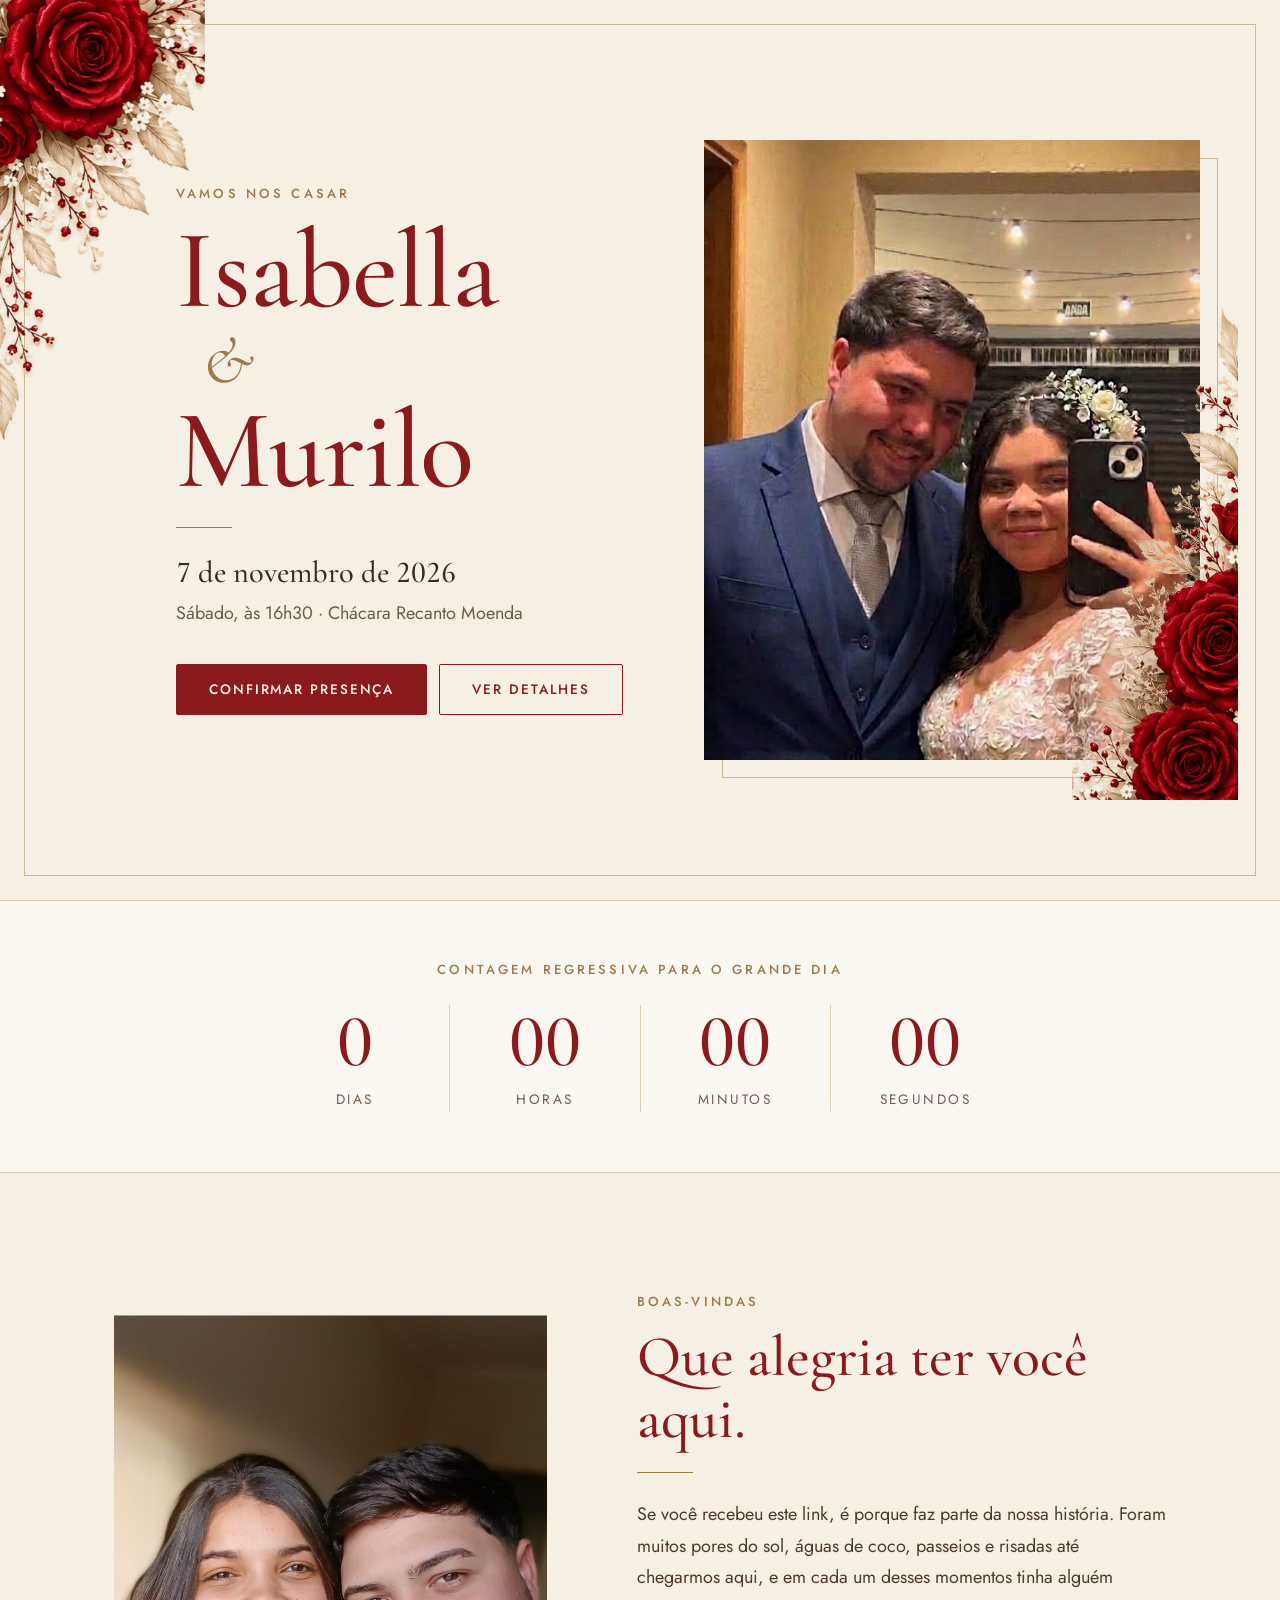
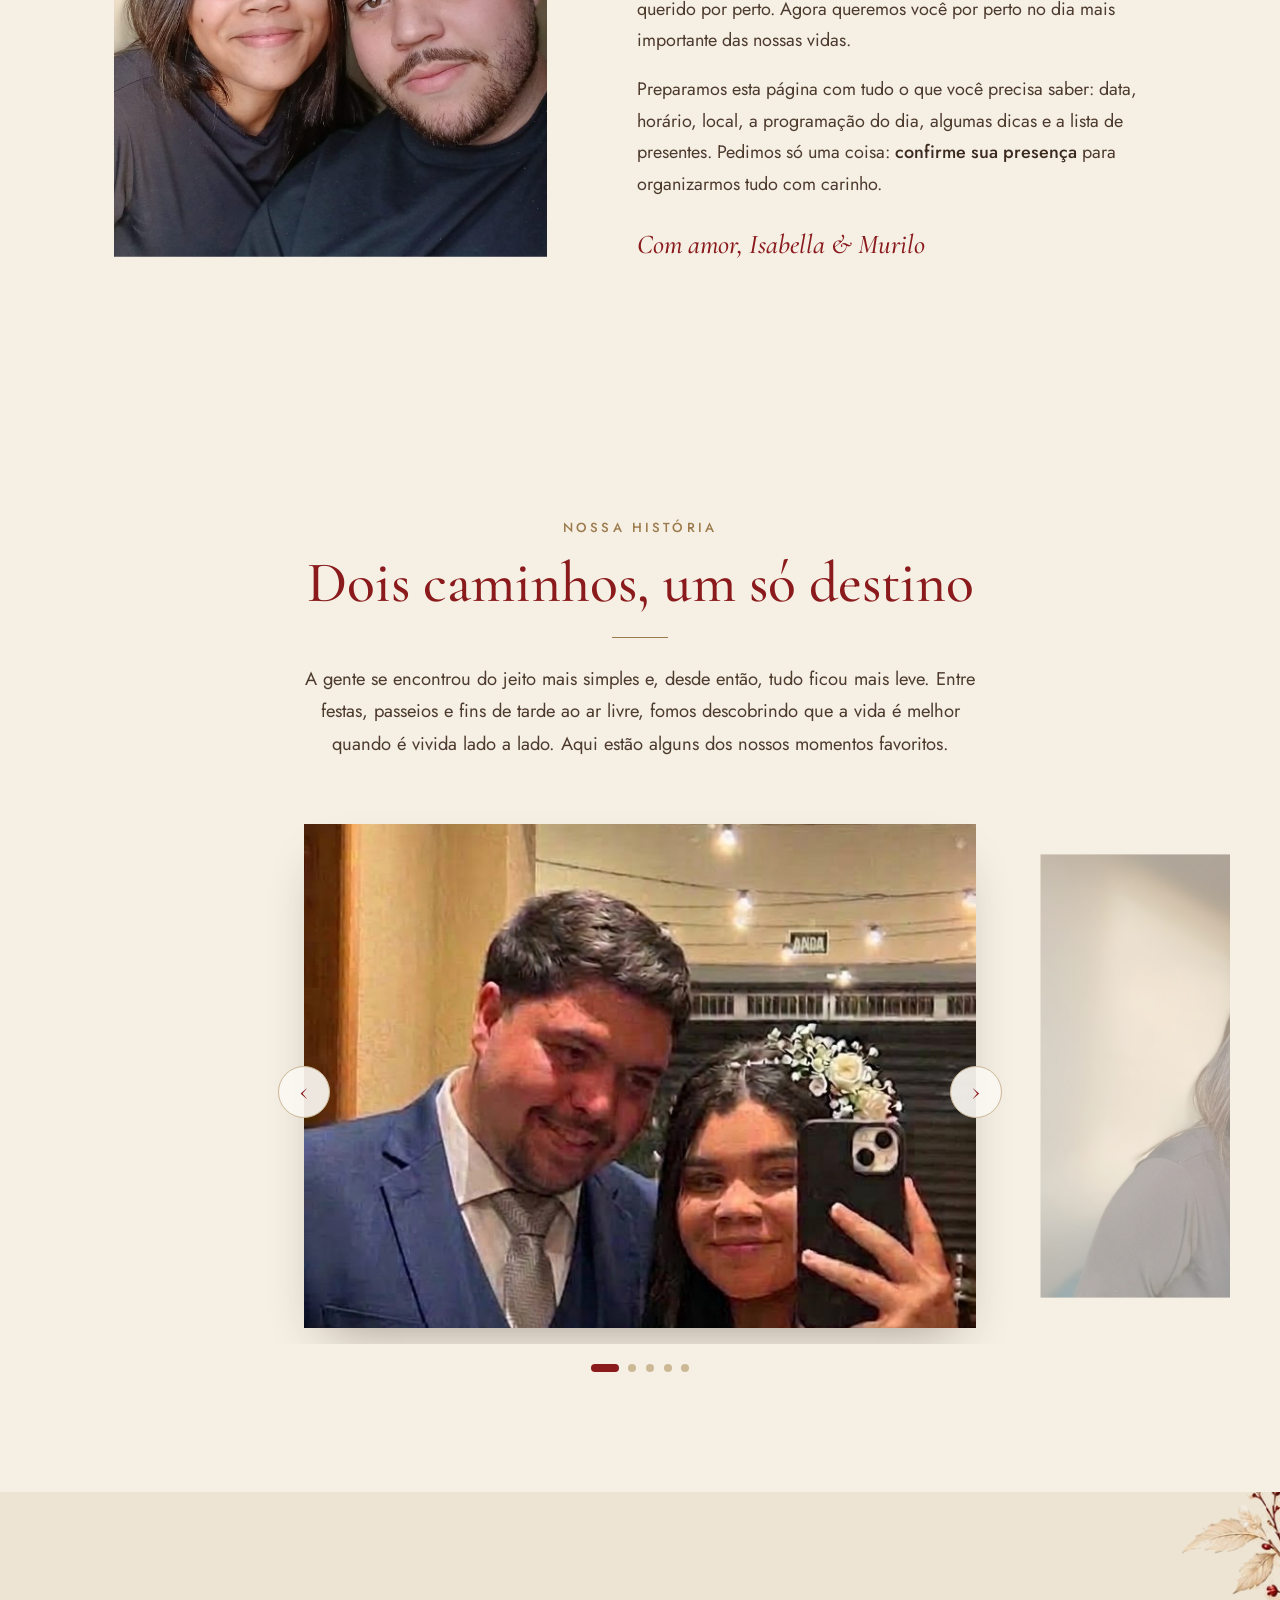
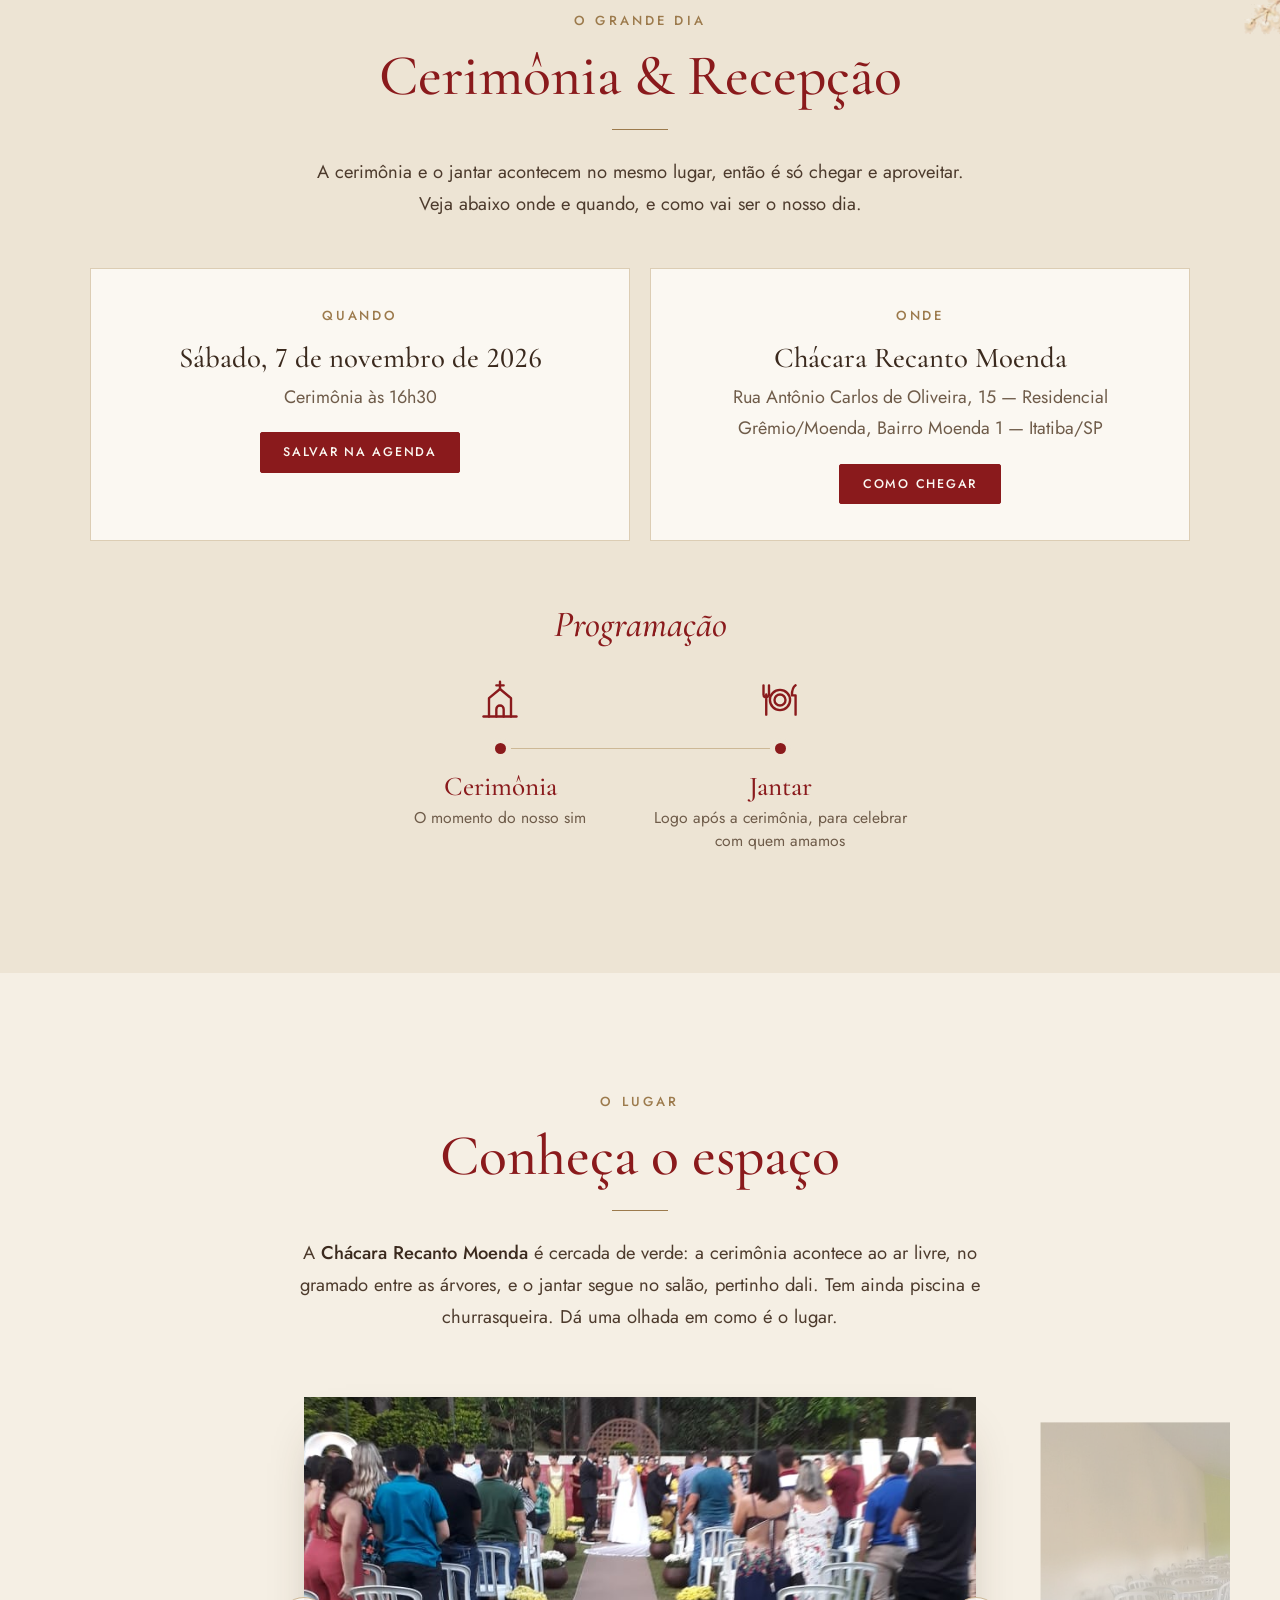
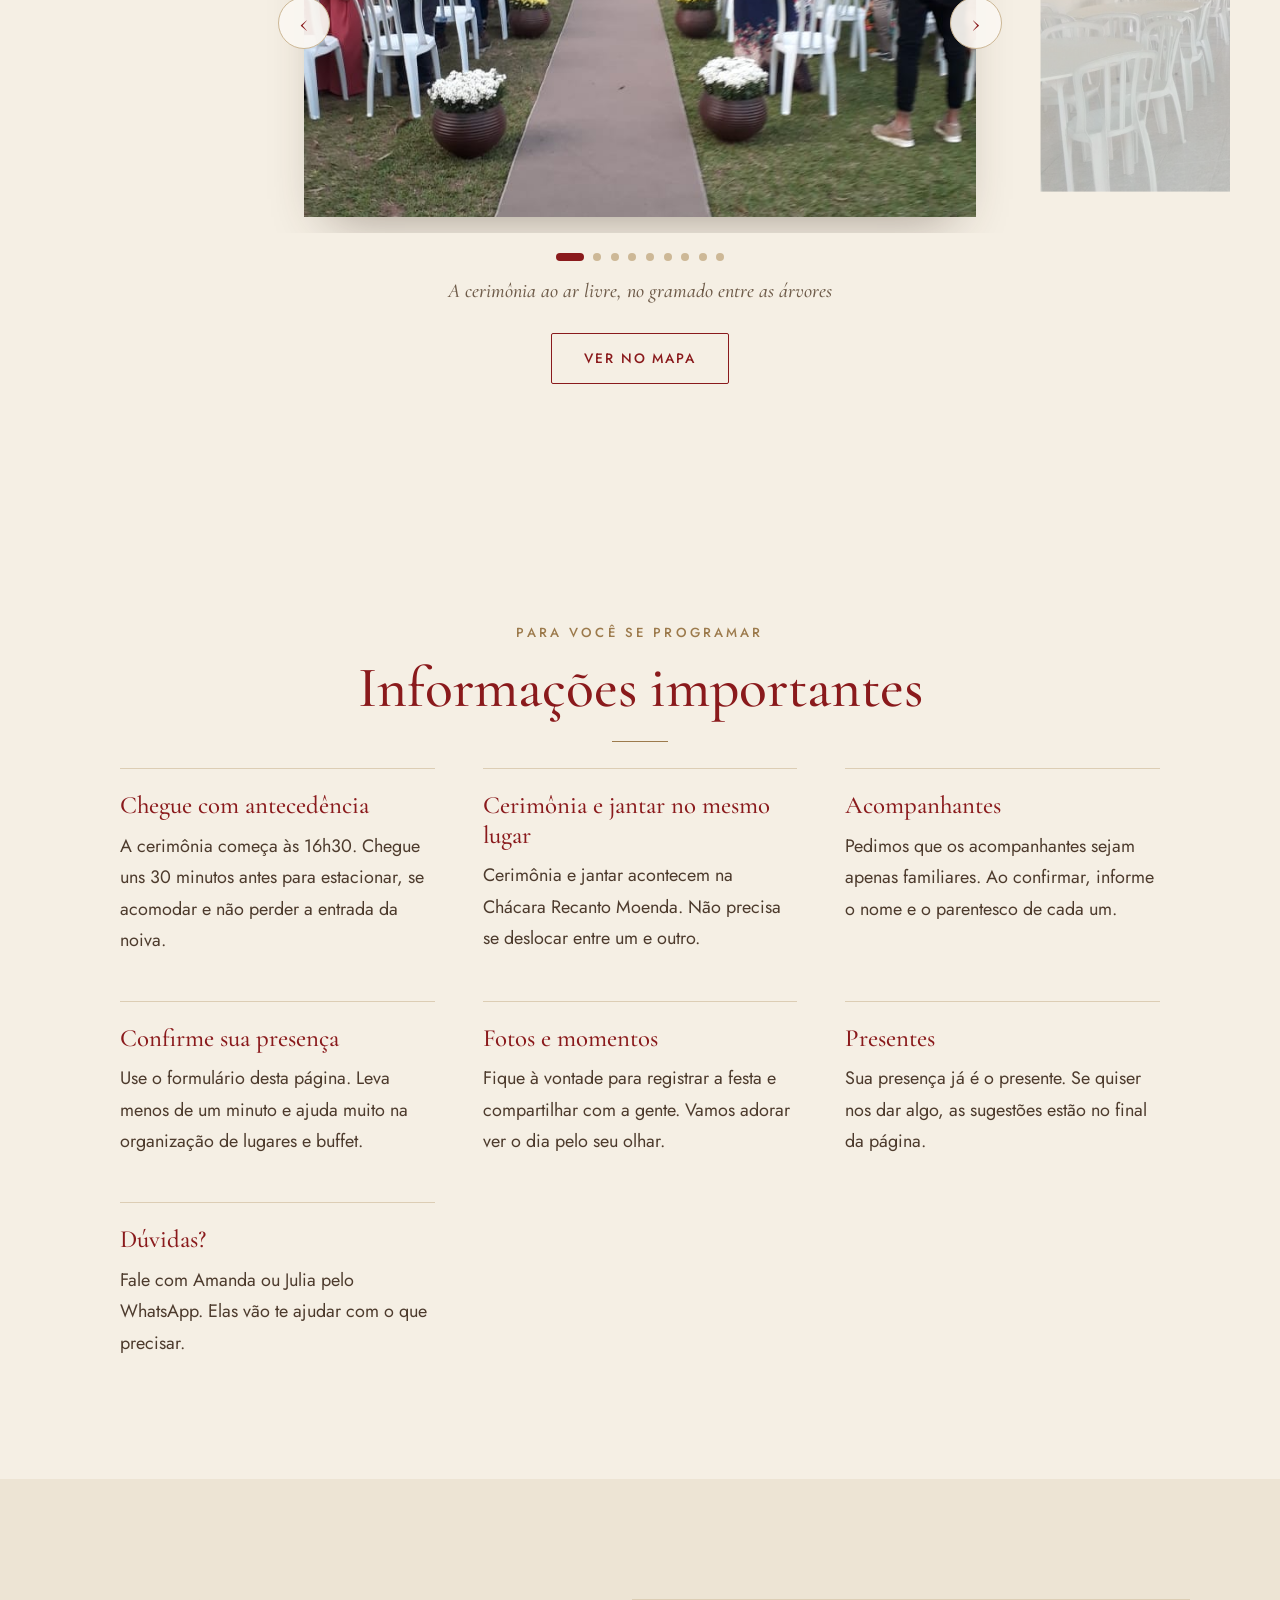
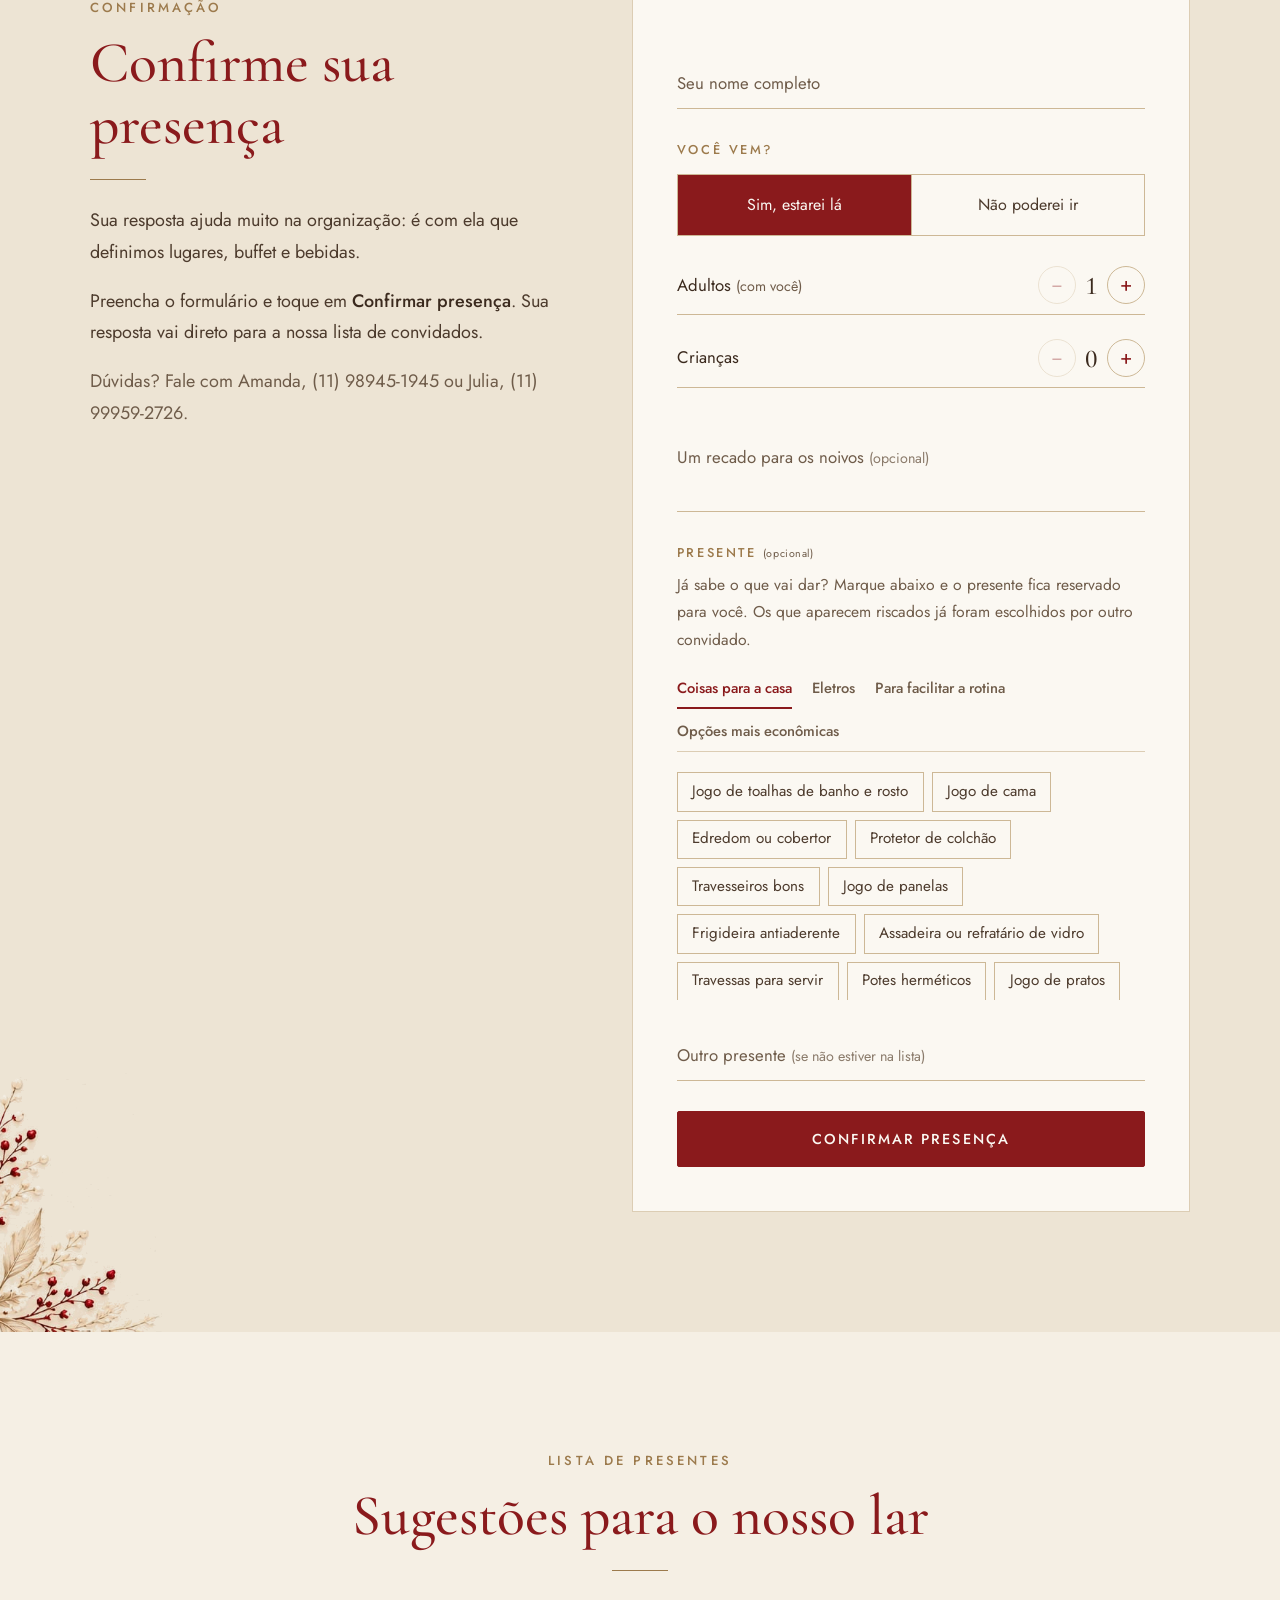
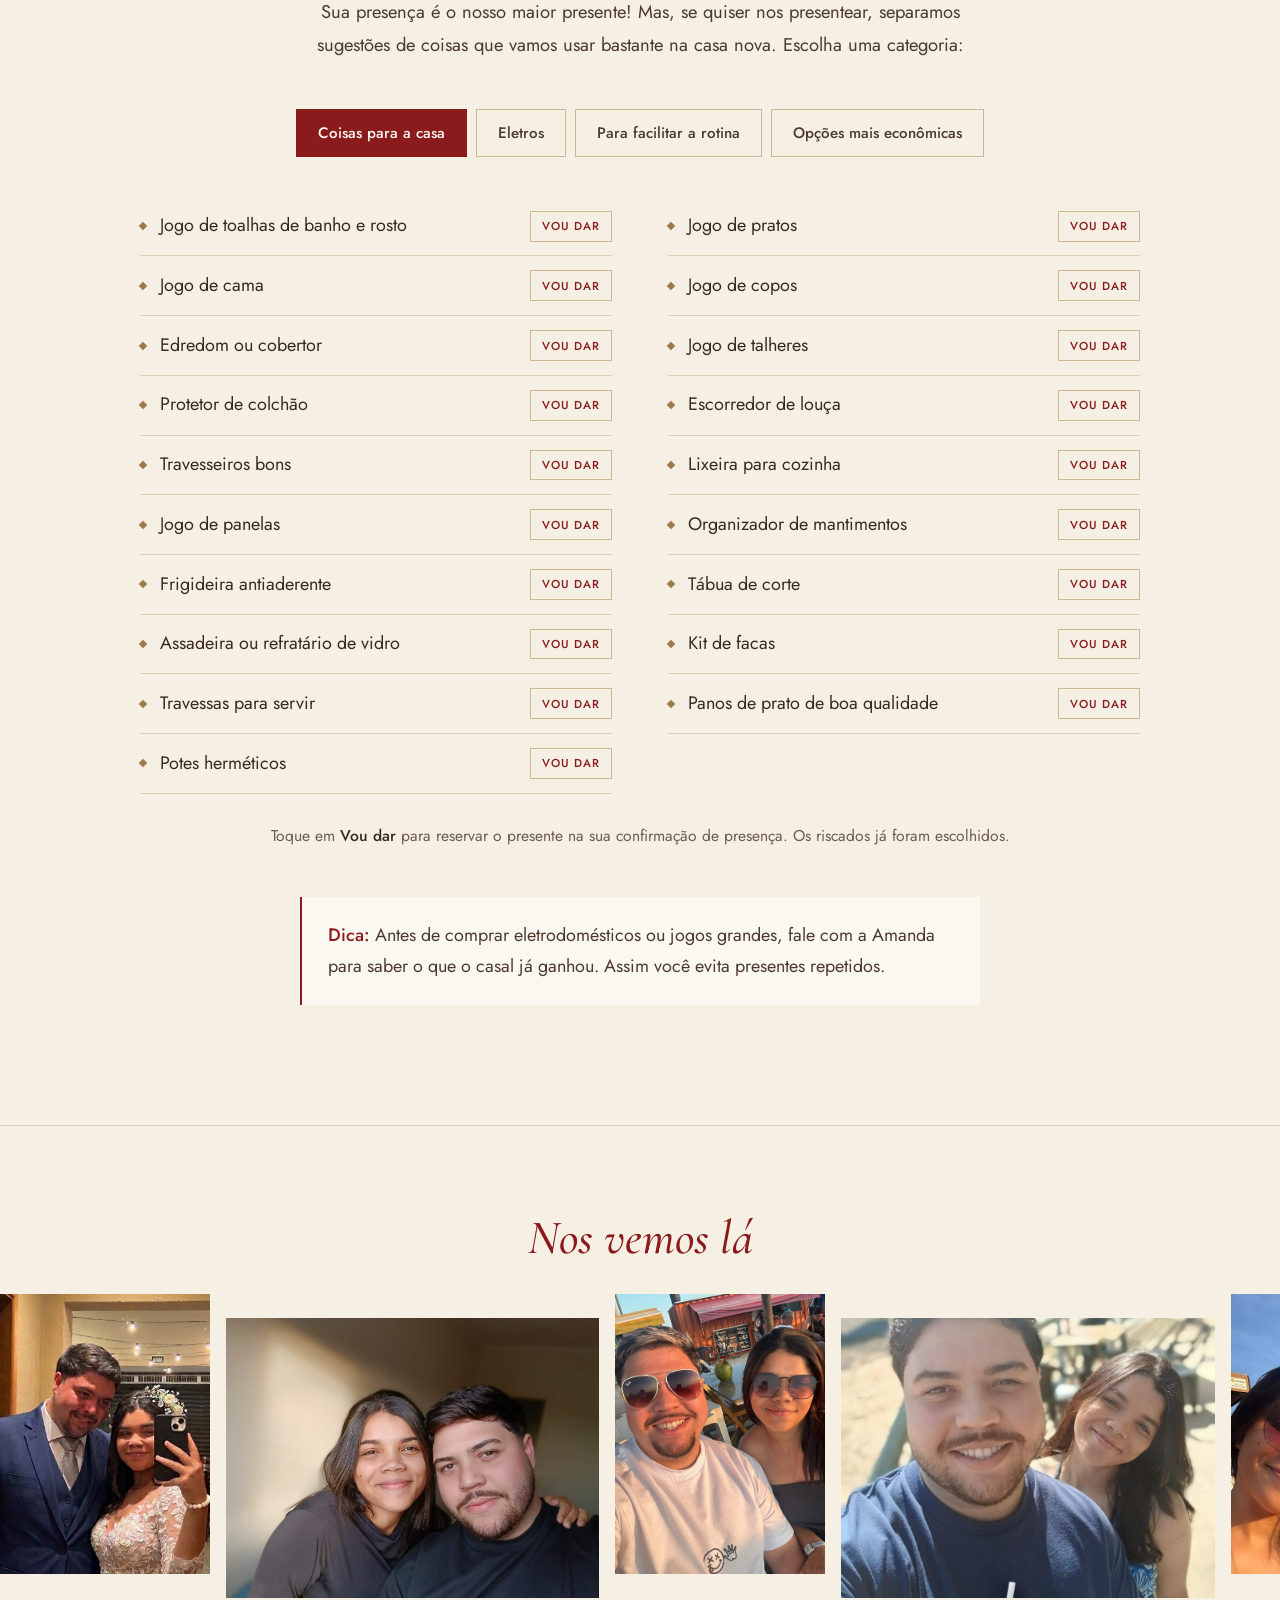
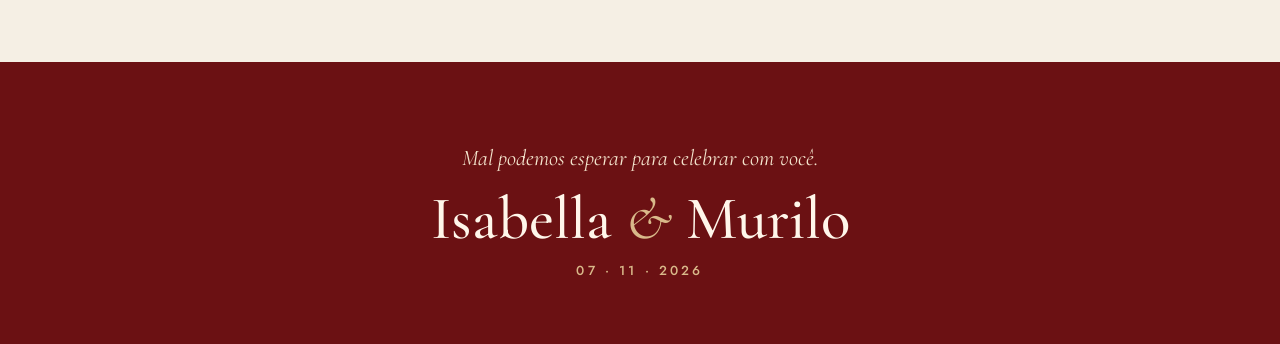
<file: index.html>
<!DOCTYPE html>
<html lang="pt-BR">
<head>
  <meta charset="UTF-8" />
  <meta name="viewport" content="width=device-width, initial-scale=1" />
  <title>Isabella &amp; Murilo · Vamos nos casar! 07/11/2026</title>
  <meta name="description" content="Isabella e Murilo vão se casar! Sábado, 7 de novembro de 2026, às 16h30, na Chácara Recanto Moenda. Veja a programação, conheça o espaço, confirme sua presença e escolha um presente." />
  <meta name="theme-color" content="#8a1a1c" />
  <!-- Só modo claro: impede o navegador de escurecer o site automaticamente -->
  <meta name="color-scheme" content="only light" />
  <meta name="supported-color-schemes" content="light" />
  <link rel="icon" type="image/svg+xml" href="assets/favicon.svg" />
  <link rel="icon" type="image/png" sizes="192x192" href="assets/icon-192.png" />
  <link rel="apple-touch-icon" href="assets/apple-touch-icon.png" />
  <link rel="manifest" href="site.webmanifest" />
  <link rel="canonical" href="https://leonardosenerine.github.io/WeeddingInvite/" />

  <!-- Capa do link (WhatsApp, Instagram, Facebook etc.) -->
  <meta property="og:type" content="website" />
  <meta property="og:locale" content="pt_BR" />
  <meta property="og:site_name" content="Isabella &amp; Murilo" />
  <meta property="og:url" content="https://leonardosenerine.github.io/WeeddingInvite/" />
  <meta property="og:title" content="Isabella &amp; Murilo | Vamos nos casar! 💍 07.11.2026" />
  <meta property="og:description" content="Você está convidado! Sábado, 7 de novembro, às 16h30, na Chácara Recanto Moenda. Toque para ver tudo e confirmar sua presença." />
  <meta property="og:image" content="https://leonardosenerine.github.io/WeeddingInvite/assets/capa-link.jpg?v=2" />
  <meta property="og:image:secure_url" content="https://leonardosenerine.github.io/WeeddingInvite/assets/capa-link.jpg?v=2" />
  <meta property="og:image:type" content="image/jpeg" />
  <meta property="og:image:width" content="1200" />
  <meta property="og:image:height" content="630" />
  <meta property="og:image:alt" content="Vamos nos casar. Isabella &amp; Murilo, sábado, 07 de novembro, 16h30, na Chácara Recanto Moenda." />
  <meta name="twitter:card" content="summary_large_image" />
  <meta name="twitter:title" content="Isabella &amp; Murilo | Vamos nos casar! 💍 07.11.2026" />
  <meta name="twitter:description" content="Você está convidado! Sábado, 7 de novembro, às 16h30, na Chácara Recanto Moenda." />
  <meta name="twitter:image" content="https://leonardosenerine.github.io/WeeddingInvite/assets/capa-link.jpg?v=2" />
  <link rel="preconnect" href="https://fonts.googleapis.com" />
  <link rel="preconnect" href="https://fonts.gstatic.com" crossorigin />
  <link href="https://fonts.googleapis.com/css2?family=Cormorant+Garamond:ital,wght@0,400;0,500;0,600;1,400;1,500&family=Jost:wght@300;400;500&display=swap" rel="stylesheet" />
  <link rel="stylesheet" href="styles.css?v=29" />
</head>
<body>
  <nav class="nav" id="nav">
    <a href="#inicio" class="nav__brand" data-bind="monograma"></a>
    <button class="nav__toggle" aria-label="Menu" aria-expanded="false" id="navToggle"><span></span><span></span></button>
    <ul class="nav__links" id="navLinks">
      <li><a href="#boas-vindas">Boas-vindas</a></li>
      <li><a href="#evento">O dia</a></li>
      <li><a href="#local">O lugar</a></li>
      <li><a href="#informacoes">Informações</a></li>
      <li><a href="#rsvp">Presença</a></li>
      <li><a href="#presentes">Presentes</a></li>
    </ul>
  </nav>

  <!-- TOPO -->
  <header class="hero" id="inicio">
    <div class="hero__frame" aria-hidden="true"></div>
    <img class="flor flor--hero-tl" src="assets/img/flores/canto-sup-esq.png" alt="" />

    <div class="hero__grid">
      <div class="hero__text">
        <p class="eyebrow">Vamos nos casar</p>
        <h1 class="hero__names">
          <span data-bind="noiva"></span>
          <em class="amp">&amp;</em>
          <span data-bind="noivo"></span>
        </h1>
        <span class="rule" aria-hidden="true"></span>
        <p class="hero__date" data-bind="dataLonga"></p>
        <p class="hero__place"><span data-bind="diaSemanaCap"></span>, às <span data-bind="horaCurta"></span> · <span data-bind="localNome"></span></p>
        <div class="hero__actions">
          <a href="#rsvp" class="btn">Confirmar presença</a>
          <a href="#evento" class="btn btn--ghost">Ver detalhes</a>
        </div>
      </div>

      <figure class="hero__photo">
        <div class="hero__slides" id="heroSlides"></div>
        <img class="flor flor--photo" src="assets/img/flores/canto-inf-dir.png" alt="" />
      </figure>
    </div>
  </header>

  <!-- CONTAGEM -->
  <section class="countdown" aria-label="Contagem regressiva">
    <p class="eyebrow">Contagem regressiva para o grande dia</p>
    <div class="countdown__grid" id="countdown">
      <div><strong data-cd="d">0</strong><span data-cd-label="d">dias</span></div>
      <div><strong data-cd="h">00</strong><span data-cd-label="h">horas</span></div>
      <div><strong data-cd="m">00</strong><span data-cd-label="m">minutos</span></div>
      <div><strong data-cd="s">00</strong><span data-cd-label="s">segundos</span></div>
    </div>
  </section>

  <main>
    <!-- BOAS-VINDAS -->
    <section class="section" id="boas-vindas">
      <div class="welcome">
        <figure class="welcome__photo">
          <img src="assets/img/casal-retrato.jpg" alt="Isabella e Murilo abraçados" loading="lazy" />
        </figure>
        <div class="welcome__text">
          <p class="eyebrow">Boas-vindas</p>
          <h2 class="title">Que alegria ter você aqui.</h2>
          <span class="rule" aria-hidden="true"></span>
          <p>
            Se você recebeu este link, é porque faz parte da nossa história. Foram muitos
            pores do sol, águas de coco, passeios e risadas até chegarmos aqui, e em cada um
            desses momentos tinha alguém querido por perto. Agora queremos você por perto
            no dia mais importante das nossas vidas.
          </p>
          <p>
            Preparamos esta página com tudo o que você precisa saber: data, horário, local,
            a programação do dia, algumas dicas e a lista de presentes. Pedimos só uma coisa:
            <strong>confirme sua presença</strong> para organizarmos tudo com carinho.
          </p>
          <p class="signature">Com amor, <span data-bind="noiva"></span> &amp; <span data-bind="noivo"></span></p>
        </div>
      </div>
    </section>

    <!-- HISTÓRIA -->
    <section class="section section--center" id="historia">
      <p class="eyebrow">Nossa história</p>
      <h2 class="title">Dois caminhos, um só destino</h2>
      <span class="rule rule--center" aria-hidden="true"></span>
      <p class="lead">
        A gente se encontrou do jeito mais simples e, desde então, tudo ficou mais leve.
        Entre festas, passeios e fins de tarde ao ar livre, fomos descobrindo que a vida é
        melhor quando é vivida lado a lado. Aqui estão alguns dos nossos momentos favoritos.
      </p>
      <div class="carousel" id="galeria" aria-roledescription="carrossel">
        <div class="carousel__track"></div>
        <button class="carousel__arrow carousel__arrow--prev" type="button" aria-label="Foto anterior">‹</button>
        <button class="carousel__arrow carousel__arrow--next" type="button" aria-label="Próxima foto">›</button>
        <div class="carousel__dots" role="tablist"></div>
      </div>
    </section>

    <!-- O DIA -->
    <section class="section section--tinted" id="evento">
      <img class="flor flor--sec-tr" src="assets/img/flores/canto-sup-dir.png" alt="" />
      <div class="section__inner section--center">
        <p class="eyebrow">O grande dia</p>
        <h2 class="title">Cerimônia &amp; Recepção</h2>
        <span class="rule rule--center" aria-hidden="true"></span>
        <p class="lead">
          A cerimônia e o jantar acontecem no mesmo lugar, então é só chegar e aproveitar.
          Veja abaixo onde e quando, e como vai ser o nosso dia.
        </p>

        <div class="details">
          <article>
            <p class="details__label">Quando</p>
            <p class="details__main" data-bind="dataExtenso"></p>
            <p class="details__sub">Cerimônia às <span data-bind="horaCurta"></span></p>
            <a class="btn btn--small" id="addCalendar" target="_blank" rel="noopener">Salvar na agenda</a>
          </article>
          <article>
            <p class="details__label">Onde</p>
            <p class="details__main" data-bind="localNome"></p>
            <p class="details__sub" data-bind="localEndereco"></p>
            <a class="btn btn--small" id="mapLink" target="_blank" rel="noopener">Como chegar</a>
          </article>
          <article id="cardTraje">
            <p class="details__label">Traje</p>
            <p class="details__main" data-bind="traje"></p>
            <p class="details__sub" data-bind="trajeObs"></p>
          </article>
        </div>

        <h3 class="subtitle">Programação</h3>
        <ol class="timeline" id="programa"></ol>

      </div>
    </section>

    <!-- O LUGAR -->
    <section class="section section--center" id="local" hidden>
      <p class="eyebrow">O lugar</p>
      <h2 class="title">Conheça o espaço</h2>
      <span class="rule rule--center" aria-hidden="true"></span>
      <p class="lead">
        A <strong data-bind="localNome"></strong> é cercada de verde: a cerimônia acontece ao ar livre,
        no gramado entre as árvores, e o jantar segue no salão, pertinho dali. Tem ainda piscina
        e churrasqueira. Dá uma olhada em como é o lugar.
      </p>
      <div class="carousel carousel--local" id="venue" aria-roledescription="carrossel">
        <div class="carousel__track"></div>
        <button class="carousel__arrow carousel__arrow--prev" type="button" aria-label="Foto anterior">‹</button>
        <button class="carousel__arrow carousel__arrow--next" type="button" aria-label="Próxima foto">›</button>
        <div class="carousel__dots" role="tablist"></div>
      </div>
      <p class="carousel__caption" id="venueCaption" aria-live="polite"></p>
      <a class="btn btn--ghost local__map" id="mapLink2" target="_blank" rel="noopener">Ver no mapa</a>
    </section>

    <!-- INFORMAÇÕES -->
    <section class="section section--center" id="informacoes">
      <p class="eyebrow">Para você se programar</p>
      <h2 class="title">Informações importantes</h2>
      <span class="rule rule--center" aria-hidden="true"></span>
      <div class="infos" id="infos"></div>
    </section>

    <!-- RSVP -->
    <section class="section section--tinted" id="rsvp">
      <img class="flor flor--sec-bl" src="assets/img/flores/canto-inf-esq.png" alt="" />
      <div class="section__inner rsvp-wrap">
        <div class="rsvp-intro">
          <p class="eyebrow">Confirmação</p>
          <h2 class="title">Confirme sua presença</h2>
          <span class="rule" aria-hidden="true"></span>
          <p>
            <span id="prazoTexto">Pedimos que confirme até <strong data-bind="prazo"></strong>. </span>
            Sua resposta ajuda muito na organização: é com ela que definimos lugares,
            buffet e bebidas.
          </p>
          <p id="rsvpComo">
            Preencha o formulário e toque em <strong>Enviar pelo WhatsApp</strong>. A mensagem
            já vai pronta, é só apertar enviar na conversa que abrir.
          </p>
          <p class="muted" id="contatosTexto"></p>
        </div>

        <form class="rsvp" id="rsvpForm" novalidate>
          <div class="field">
            <input type="text" id="f-nome" name="nome" required autocomplete="name" placeholder=" " />
            <label for="f-nome">Seu nome completo</label>
          </div>

          <fieldset class="seg">
            <legend>Você vem?</legend>
            <div class="seg__opts">
              <label><input type="radio" name="vai" value="sim" checked /><span>Sim, estarei lá</span></label>
              <label><input type="radio" name="vai" value="nao" /><span>Não poderei ir</span></label>
            </div>
          </fieldset>

          <div class="steppers" id="rowQtd">
            <div class="stepper">
              <span class="stepper__label">Adultos <small>(com você)</small></span>
              <div class="stepper__ctrl">
                <button type="button" data-step="-1" aria-label="Menos um adulto">−</button>
                <input type="number" name="adultos" min="1" max="10" value="1" inputmode="numeric" aria-label="Adultos" />
                <button type="button" data-step="1" aria-label="Mais um adulto">+</button>
              </div>
            </div>
            <div class="stepper">
              <span class="stepper__label">Crianças</span>
              <div class="stepper__ctrl">
                <button type="button" data-step="-1" aria-label="Menos uma criança">−</button>
                <input type="number" name="criancas" min="0" max="10" value="0" inputmode="numeric" aria-label="Crianças" />
                <button type="button" data-step="1" aria-label="Mais uma criança">+</button>
              </div>
            </div>
          </div>

          <div class="acomp" id="rowAcomp" hidden>
            <p class="acomp__title">Quem vem com você</p>
            <p class="acomp__hint">Os acompanhantes devem ser <strong>da sua família</strong>. Coloque o nome completo e o parentesco de cada um, para a nossa lista de convidados.</p>
            <div class="acomp__list" id="acompList"></div>
          </div>

          <div class="field">
            <textarea id="f-recado" name="recado" rows="2" placeholder=" "></textarea>
            <label for="f-recado">Um recado para os noivos <small>(opcional)</small></label>
          </div>

          <fieldset class="giftpick" id="giftPick">
            <legend>Presente <small>(opcional)</small></legend>
            <p class="giftpick__hint">
              Já sabe o que vai dar? Marque abaixo e o presente fica reservado para você.
              Os que aparecem riscados já foram escolhidos por outro convidado.
            </p>
            <div class="giftpick__cats" id="giftPickCats" role="tablist"></div>
            <div class="giftpick__items" id="giftPickItems"></div>
            <div class="field">
              <input type="text" id="f-outro" name="presenteOutro" placeholder=" " />
              <label for="f-outro">Outro presente <small>(se não estiver na lista)</small></label>
            </div>
            <p class="giftpick__summary" id="giftPickSummary" aria-live="polite"></p>
          </fieldset>

          <fieldset class="seg seg--small" id="contatosFs">
            <legend>Enviar confirmação para</legend>
            <div class="seg__opts" id="contatosRadios"></div>
          </fieldset>

          <p class="form__error" id="formError" role="alert"></p>
          <button type="submit" class="btn btn--block" id="rsvpSubmit">Enviar pelo WhatsApp</button>
        </form>

        <div class="rsvp rsvp-done" id="rsvpDone" hidden aria-live="polite">
          <span class="rsvp-done__icon" aria-hidden="true">♥</span>
          <h3 class="rsvp-done__title" id="rsvpDoneTitle"></h3>
          <p id="rsvpDoneText"></p>
          <p class="muted">Se quiser, avise também pelo WhatsApp (opcional):</p>
          <div class="rsvp-done__whats" id="rsvpDoneWhats"></div>
          <button type="button" class="link-btn" id="rsvpEditar">Corrigir minha resposta</button>
        </div>
      </div>
    </section>

    <!-- PRESENTES -->
    <section class="section section--center" id="presentes">
      <p class="eyebrow">Lista de presentes</p>
      <h2 class="title">Sugestões para o nosso lar</h2>
      <span class="rule rule--center" aria-hidden="true"></span>
      <p class="lead">
        Sua presença é o nosso maior presente! Mas, se quiser nos presentear, separamos
        sugestões de coisas que vamos usar bastante na casa nova. Escolha uma categoria:
      </p>
      <div class="tabs" role="tablist" id="giftTabs"></div>
      <ul class="gifts" id="giftList"></ul>
      <p class="gifts__note">Toque em <strong>Vou dar</strong> para reservar o presente na sua confirmação de presença. Os riscados já foram escolhidos.</p>
      <p class="tip"><strong>Dica:</strong> <span data-bind="dica"></span></p>
      <div class="pix" id="pixBox" hidden>
        <span class="pix__label">Prefere Pix?</span>
        <code id="pixKey"></code>
        <button class="btn btn--small" id="copyPix" type="button">Copiar chave</button>
      </div>
    </section>
  </main>

  <section class="ribbon" aria-label="Fotos do casal">
    <p class="ribbon__title">Nos vemos lá</p>
    <div class="ribbon__track" id="ribbon"></div>
  </section>

  <footer class="footer">
    <p class="footer__msg">Mal podemos esperar para celebrar com você.</p>
    <p class="footer__names"><span data-bind="noiva"></span> <em class="amp">&amp;</em> <span data-bind="noivo"></span></p>
    <p class="eyebrow" data-bind="dataCurta"></p>
  </footer>

  <dialog class="modal" id="compraModal" aria-labelledby="compraTitulo">
    <span class="modal__icon" aria-hidden="true">♥</span>
    <p class="eyebrow">Presente escolhido</p>
    <h3 class="modal__title" id="compraTitulo">Quer comprar agora pela internet?</h3>
    <p class="modal__item" id="compraItem"></p>
    <p class="modal__text">
      Podemos abrir o <span id="compraLoja"></span> já com a busca desse presente.
      Ele fica reservado para você quando enviar a confirmação de presença.
    </p>
    <div class="modal__actions">
      <a class="btn" id="compraSim" target="_blank" rel="noopener">Sim, ver na loja</a>
      <button type="button" class="btn btn--ghost" id="compraNao">Não, obrigado</button>
    </div>
  </dialog>

  <div class="lightbox" id="lightbox" hidden>
    <button class="lightbox__close" aria-label="Fechar">×</button>
    <img alt="" />
  </div>

  <script src="config.js?v=29"></script>
  <script src="script.js?v=29"></script>
</body>
</html>
</file>
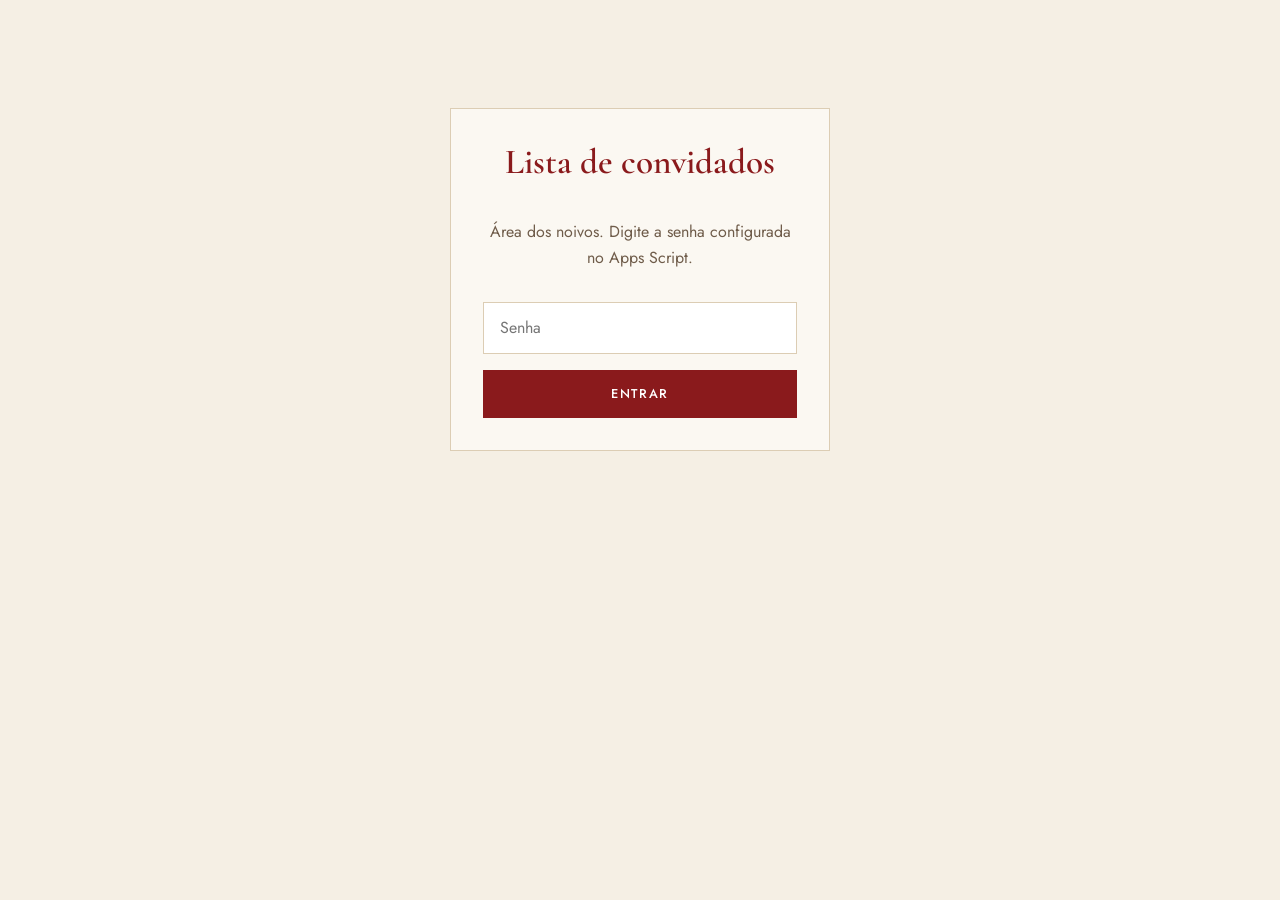
<file: lista.html>
<!DOCTYPE html>
<html lang="pt-BR">
<head>
  <meta charset="UTF-8" />
  <meta name="viewport" content="width=device-width, initial-scale=1" />
  <meta name="robots" content="noindex, nofollow" />
  <meta name="color-scheme" content="only light" />
  <title>Lista de convidados · Isabella &amp; Murilo</title>
  <link rel="icon" type="image/svg+xml" href="assets/favicon.svg" />
  <link rel="preconnect" href="https://fonts.googleapis.com" />
  <link rel="preconnect" href="https://fonts.gstatic.com" crossorigin />
  <link href="https://fonts.googleapis.com/css2?family=Cormorant+Garamond:wght@500;600&family=Jost:wght@400;500&display=swap" rel="stylesheet" />
  <style>
    :root {
      color-scheme: only light;
      --bg: #f5efe4; --paper: #fbf8f2; --wine: #8a1a1c; --gold: #9c7a4c;
      --ink: #3b2a1e; --muted: #6f5c4a; --line: #dccdb4;
    }
    * { box-sizing: border-box; }
    body { margin: 0; background: var(--bg); color: var(--ink); font: 400 1rem/1.6 "Jost", system-ui, sans-serif; }
    main { max-width: 1100px; margin: 0 auto; padding: 2rem 16px 4rem; }
    h1 { font: 600 2.2rem/1.2 "Cormorant Garamond", serif; color: var(--wine); margin: 0 0 0.25rem; }
    h2 { font: 600 1.6rem/1.2 "Cormorant Garamond", serif; color: var(--wine); margin: 2.5rem 0 0.75rem; }
    .muted { color: var(--muted); }
    .login { max-width: 380px; margin: 12vh auto; background: var(--paper); border: 1px solid var(--line); padding: 2rem; display: grid; gap: 1rem; text-align: center; }
    input { font: inherit; padding: 0.75rem 1rem; border: 1px solid var(--line); background: #fff; width: 100%; }
    .btn { font: 500 0.8rem "Jost", sans-serif; letter-spacing: 0.12em; text-transform: uppercase; background: var(--wine); color: #fff; border: 0; padding: 0.9rem 1.2rem; cursor: pointer; }
    .btn--ghost { background: transparent; color: var(--wine); border: 1px solid var(--wine); }
    .erro { color: #b2402f; margin: 0; }
    .erro:empty { display: none; }
    .stats { display: grid; grid-template-columns: repeat(auto-fit, minmax(140px, 1fr)); gap: 0.75rem; margin: 1.5rem 0; }
    .stat { background: var(--paper); border: 1px solid var(--line); padding: 1rem; }
    .stat strong { display: block; font: 600 2.2rem/1 "Cormorant Garamond", serif; color: var(--wine); }
    .stat span { font-size: 0.85rem; color: var(--muted); }
    .acoes { display: flex; flex-wrap: wrap; gap: 0.6rem; }
    .tabela { overflow-x: auto; background: var(--paper); border: 1px solid var(--line); }
    table { width: 100%; border-collapse: collapse; font-size: 0.92rem; }
    th, td { text-align: left; padding: 0.55rem 0.8rem; border-bottom: 1px solid var(--line); vertical-align: top; }
    th { background: #f3e3cc; font-weight: 500; white-space: nowrap; }
    tr:last-child td { border-bottom: 0; }
    .topo { display: flex; justify-content: space-between; align-items: end; gap: 1rem; flex-wrap: wrap; }
    [hidden] { display: none !important; }
  </style>
</head>
<body>
  <form class="login" id="login">
    <h1>Lista de convidados</h1>
    <p class="muted">Área dos noivos. Digite a senha configurada no Apps Script.</p>
    <input type="password" id="senha" placeholder="Senha" autocomplete="current-password" required />
    <p class="erro" id="erro"></p>
    <button class="btn" type="submit">Entrar</button>
  </form>

  <main id="painel" hidden>
    <div class="topo">
      <div>
        <h1>Lista de convidados</h1>
        <p class="muted" id="atualizado"></p>
      </div>
      <div class="acoes">
        <button class="btn" id="baixarBuffet">Baixar lista para o buffet</button>
        <button class="btn btn--ghost" id="baixarTudo">Baixar respostas completas</button>
        <button class="btn btn--ghost" id="recarregar">Atualizar</button>
      </div>
    </div>

    <div class="stats" id="stats"></div>

    <h2>Convidados confirmados</h2>
    <div class="tabela"><table id="tConvidados"></table></div>

    <h2>Respostas</h2>
    <div class="tabela"><table id="tRespostas"></table></div>

    <h2>Presentes reservados</h2>
    <div class="tabela"><table id="tPresentes"></table></div>
  </main>

  <script src="config.js"></script>
  <script>
    (function () {
      const API = (window.CONVITE.planilhaUrl || "").trim();
      const $ = (s) => document.querySelector(s);
      let dados = null, senha = "";
      try { senha = sessionStorage.getItem("convite-senha") || ""; } catch {}

      if (!API) { $("#erro").textContent = "Configure planilhaUrl no config.js primeiro."; }

      const dataBR = (iso) => iso ? new Date(iso).toLocaleString("pt-BR", { dateStyle: "short", timeStyle: "short" }) : "";

      const tabela = (el, colunas, linhas) => {
        el.innerHTML = "";
        const thead = el.createTHead().insertRow();
        colunas.forEach(([rot]) => { const th = document.createElement("th"); th.textContent = rot; thead.appendChild(th); });
        const tb = el.createTBody();
        if (!linhas.length) { const c = tb.insertRow().insertCell(); c.colSpan = colunas.length; c.textContent = "Nada por aqui ainda."; c.className = "muted"; }
        linhas.forEach((l) => { const tr = tb.insertRow(); colunas.forEach(([, f]) => { tr.insertCell().textContent = f(l) ?? ""; }); });
      };

      const colConvidados = [
        ["#", (l) => l._n], ["Nome", (l) => l.Nome], ["Tipo", (l) => l.Tipo], ["Idade", (l) => l.Idade],
        ["Parentesco", (l) => l.Parentesco], ["Convidado por", (l) => l["Convidado por"]],
      ];
      const colRespostas = [
        ["Data", (l) => dataBR(l.Data)], ["Nome", (l) => l.Nome], ["Vai?", (l) => l["Vai?"]],
        ["Adultos", (l) => l.Adultos], ["Crianças", (l) => l["Crianças"]], ["Acompanhantes", (l) => l.Acompanhantes],
        ["Presentes", (l) => [l.Presentes, l["Outro presente"]].filter(Boolean).join("; ")], ["Recado", (l) => l.Recado],
      ];

      const render = () => {
        const conv = dados.convidados.map((l, i) => ({ ...l, _n: i + 1 }));
        const resp = dados.confirmacoes;
        const adultos = conv.filter((l) => l.Tipo === "Adulto").length;
        const criancas = conv.length - adultos;
        const naoVao = resp.filter((l) => l["Vai?"] === "Não").length;
        $("#stats").innerHTML = "";
        [[conv.length, "pessoas confirmadas"], [adultos, "adultos"], [criancas, "crianças"],
         [resp.length - naoVao, "convites confirmados"], [naoVao, "não poderão ir"], [dados.presentes.length, "presentes reservados"]]
          .forEach(([n, t]) => { const d = document.createElement("div"); d.className = "stat"; d.innerHTML = "<strong></strong><span></span>"; d.firstChild.textContent = n; d.lastChild.textContent = t; $("#stats").appendChild(d); });
        tabela($("#tConvidados"), colConvidados, conv);
        tabela($("#tRespostas"), colRespostas, resp);
        tabela($("#tPresentes"), [["Presente", (l) => l.Presente], ["Reservado por", (l) => l["Reservado por"]], ["Data", (l) => dataBR(l.Data)]], dados.presentes);
        $("#atualizado").textContent = "Atualizado em " + new Date().toLocaleString("pt-BR");
      };

      const carregar = async () => {
        const r = await fetch(API + "?acao=lista&senha=" + encodeURIComponent(senha)).then((x) => x.json());
        if (!r.ok) throw new Error(r.erro);
        dados = r;
        $("#login").hidden = true; $("#painel").hidden = false;
        render();
      };

      $("#login").addEventListener("submit", async (e) => {
        e.preventDefault();
        if (!API) return;
        senha = $("#senha").value;
        $("#erro").textContent = "";
        try {
          await carregar();
          try { sessionStorage.setItem("convite-senha", senha); } catch {}
        } catch (err) {
          $("#erro").textContent = err.message === "senha" ? "Senha incorreta." : "Não foi possível carregar a lista.";
        }
      });
      if (API && senha) carregar().catch(() => {});
      $("#recarregar").addEventListener("click", () => carregar().catch(() => alert("Não foi possível atualizar.")));

      // CSV no formato que o Excel abre direto (ponto e vírgula + BOM UTF-8)
      const baixarCSV = (nome, colunas, linhas) => {
        const esc = (v) => { const s = String(v ?? ""); return /[";\n]/.test(s) ? '"' + s.replace(/"/g, '""') + '"' : s; };
        const csv = [colunas.map(([c]) => c), ...linhas.map((l) => colunas.map(([, f]) => f(l)))].map((r) => r.map(esc).join(";")).join("\r\n");
        const a = document.createElement("a");
        a.href = URL.createObjectURL(new Blob(["﻿" + csv], { type: "text/csv;charset=utf-8" }));
        a.download = nome;
        a.click();
        setTimeout(() => URL.revokeObjectURL(a.href), 1000);
      };
      $("#baixarBuffet").addEventListener("click", () =>
        baixarCSV("lista-buffet-isabella-murilo.csv", colConvidados, dados.convidados.map((l, i) => ({ ...l, _n: i + 1 }))));
      $("#baixarTudo").addEventListener("click", () =>
        baixarCSV("respostas-convite-isabella-murilo.csv", colRespostas, dados.confirmacoes));
    })();
  </script>
</body>
</html>
</file>
<file: styles.css>
[hidden] { display: none !important; }

:root {
  color-scheme: only light;
  --bg: #f5efe4;
  --bg-2: #ede4d4;
  --paper: #fbf8f2;
  --wine: #8a1a1c;
  --wine-dark: #6b1113;
  --gold: #9c7a4c;
  --gold-soft: #cdb896;
  --ink: #3b2a1e;
  --text: #4d3b2d;
  --muted: #6f5c4a;
  --line: #dccdb4;
  --serif: "Cormorant Garamond", Georgia, serif;
  --sans: "Jost", system-ui, sans-serif;
  --gutter: clamp(1.25rem, 5vw, 4rem);
}

* { box-sizing: border-box; }
html { scroll-behavior: smooth; scroll-padding-top: 72px; }
body {
  margin: 0;
  background: var(--bg);
  color: var(--text);
  font: 400 1.125rem/1.75 var(--sans);
  font-variant-numeric: lining-nums;
  -webkit-font-smoothing: antialiased;
  overflow-x: hidden;
}
img { max-width: 100%; display: block; }
a { color: inherit; }
p { margin: 0 0 1.1rem; }
strong { font-weight: 500; color: var(--ink); }
figure { margin: 0; }
::selection { background: var(--wine); color: var(--paper); }
:focus-visible { outline: 2px solid var(--wine); outline-offset: 3px; }

.amp { font-family: var(--serif); font-style: italic; font-weight: 400; color: var(--gold); }
.muted { color: var(--muted); }
.eyebrow {
  margin: 0 0 0.9rem;
  font: 500 0.82rem/1.4 var(--sans);
  letter-spacing: 0.24em;
  text-transform: uppercase;
  color: var(--gold);
}
.title {
  margin: 0; font: 500 clamp(2.3rem, 5.2vw, 3.6rem)/1.08 var(--serif); color: var(--wine);
}
.subtitle {
  margin: 4rem 0 2rem; font: italic 500 clamp(1.8rem, 3.5vw, 2.3rem)/1.1 var(--serif); color: var(--wine);
}
.rule { display: block; width: 56px; height: 1px; background: var(--gold); margin: 1.4rem 0 1.6rem; }
.rule--center { margin-left: auto; margin-right: auto; }
.lead { max-width: 62ch; margin: 0 auto 3rem; font-size: 1.15rem; }

.btn {
  display: inline-flex; align-items: center; justify-content: center;
  border: 1px solid var(--wine);
  background: var(--wine);
  color: var(--paper);
  font: 500 0.85rem/1 var(--sans);
  letter-spacing: 0.14em;
  text-transform: uppercase;
  padding: 1.1rem 2rem;
  border-radius: 2px;
  cursor: pointer;
  text-decoration: none;
  transition: background 0.25s, color 0.25s;
}
.btn:hover { background: var(--wine-dark); border-color: var(--wine-dark); }
.btn--ghost { background: transparent; color: var(--wine); }
.btn--ghost:hover { background: var(--wine); color: var(--paper); }
.btn--small { padding: 0.8rem 1.4rem; font-size: 0.78rem; margin-top: 1.2rem; }
.btn--block { width: 100%; padding: 1.25rem; font-size: 0.9rem; }

/* Flores */
.flor { position: absolute; pointer-events: none; user-select: none; z-index: 1; }

/* NAV */
.nav {
  position: fixed; top: 0; left: 0; right: 0; z-index: 50;
  display: flex; align-items: center; justify-content: space-between;
  padding: 0.9rem var(--gutter);
  background: rgba(245, 239, 228, 0.95);
  backdrop-filter: blur(10px);
  border-bottom: 1px solid var(--line);
  transform: translateY(-100%);
  transition: transform 0.35s ease;
}
.nav.is-visible { transform: none; }
.nav__brand { font: italic 500 1.6rem/1 var(--serif); text-decoration: none; color: var(--wine); }
.nav__links { list-style: none; display: flex; gap: 2rem; margin: 0; padding: 0; }
.nav__links a {
  text-decoration: none; font-size: 0.82rem; font-weight: 500; letter-spacing: 0.14em; text-transform: uppercase; color: var(--muted);
  transition: color 0.2s;
}
.nav__links a:hover { color: var(--wine); }
.nav__toggle {
  display: none; width: 28px; height: 18px; position: relative;
  background: none; border: 0; padding: 0; cursor: pointer;
}
.nav__toggle span { position: absolute; left: 0; right: 0; height: 1.5px; background: var(--ink); transition: transform 0.25s; }
.nav__toggle span:first-child { top: 4px; }
.nav__toggle span:last-child { bottom: 4px; }
.nav__toggle[aria-expanded="true"] span:first-child { transform: translateY(4px) rotate(45deg); }
.nav__toggle[aria-expanded="true"] span:last-child { transform: translateY(-4px) rotate(-45deg); }

/* HERO */
.hero {
  position: relative;
  min-height: 100vh; min-height: 100svh;
  display: grid; align-items: center;
  padding: clamp(3rem, 7vw, 5rem) var(--gutter);
  overflow: hidden;
}
.hero__frame {
  position: absolute; inset: clamp(0.8rem, 2vw, 1.5rem);
  border: 1px solid var(--gold-soft); pointer-events: none;
}
.flor--hero-tl { top: 0; left: 0; width: clamp(120px, 16vw, 250px); }
.hero__grid {
  position: relative; z-index: 2;
  width: 100%; max-width: 1120px; margin: 0 auto;
  display: grid; grid-template-columns: 1.05fr 0.95fr; gap: clamp(2rem, 6vw, 5rem); align-items: center;
}
.hero__text { padding-left: clamp(0rem, 8vw, 6rem); animation: rise 1s cubic-bezier(.2,.7,.2,1) both; }
@keyframes rise { from { opacity: 0; transform: translateY(16px); } }
.hero__names {
  margin: 0;
  font: 500 clamp(3.6rem, 9vw, 7rem)/0.95 var(--serif);
  letter-spacing: -0.01em;
  color: var(--wine);
  display: flex; flex-direction: column;
}
.hero__names .amp { font-size: 0.6em; line-height: 1.1; padding-left: 0.4em; }
.hero__date { margin: 0 0 0.3rem; font: 500 clamp(1.5rem, 2.6vw, 1.9rem)/1.3 var(--serif); color: var(--ink); }
.hero__place { margin: 0 0 2.2rem; color: var(--muted); }
.hero__actions { display: flex; flex-wrap: wrap; gap: 0.75rem; }
.hero__photo { position: relative; animation: rise 1.2s 0.15s cubic-bezier(.2,.7,.2,1) both; }
.hero__slides {
  position: relative; width: 100%; aspect-ratio: 4 / 5; overflow: hidden; background: var(--bg-2);
  box-shadow: 18px 18px 0 -1px var(--bg), 18px 18px 0 0 var(--gold-soft);
}
.hero__slides img {
  position: absolute; inset: 0; width: 100%; height: 100%; object-fit: cover; object-position: center 25%;
  opacity: 0; transform: scale(1.08);
  transition: opacity 1.4s ease, transform 6.5s linear;
}
.hero__slides img.is-active { opacity: 1; transform: scale(1); }
.flor--photo { right: -38px; bottom: -40px; width: clamp(100px, 13vw, 170px); z-index: 3; }

/* COUNTDOWN */
.countdown {
  background: var(--paper);
  border-top: 1px solid var(--line); border-bottom: 1px solid var(--line);
  padding: clamp(2.5rem, 6vw, 3.75rem) var(--gutter);
  text-align: center;
}
.countdown .eyebrow { margin-bottom: 1.6rem; }
.countdown__grid { display: flex; justify-content: center; max-width: 760px; margin: 0 auto; }
.countdown__grid > div { flex: 1; padding: 0 0.5rem; }
.countdown__grid > div + div { border-left: 1px solid var(--line); }
.countdown__grid strong {
  display: block;
  font: 500 clamp(2.6rem, 8vw, 4.6rem)/1 var(--serif);
  font-variant-numeric: lining-nums tabular-nums;
  color: var(--wine);
}
.countdown__grid span {
  display: block; margin-top: 0.6rem;
  font-size: clamp(0.72rem, 2vw, 0.85rem); letter-spacing: 0.18em; text-transform: uppercase; color: var(--muted);
}

/* SECTIONS */
.section { position: relative; padding: clamp(4.5rem, 10vw, 7.5rem) var(--gutter); max-width: 1180px; margin: 0 auto; }
.section--center { text-align: center; }
.section--tinted { max-width: none; background: var(--bg-2); overflow: hidden; }
.section__inner { position: relative; z-index: 2; max-width: 1100px; margin: 0 auto; }
.flor--sec-tr { top: 0; right: 0; width: clamp(80px, 9vw, 123px); }
.flor--sec-bl { bottom: 0; left: 0; width: clamp(110px, 13vw, 190px); }

/* WELCOME */
.welcome { display: grid; grid-template-columns: 0.9fr 1.1fr; gap: clamp(2.5rem, 7vw, 6rem); align-items: center; }
.welcome__photo img { width: 100%; aspect-ratio: 4 / 5; object-fit: cover; object-position: 60% center; }
.welcome__text p { max-width: 56ch; }
.signature { margin-top: 1.8rem; font: italic 500 1.7rem/1.2 var(--serif); color: var(--wine); }

/* CARROSSEL */
.carousel { position: relative; margin: 0 calc(-1 * var(--gutter)); }
.carousel__track {
  display: flex; gap: clamp(0.75rem, 2vw, 1.5rem);
  overflow-x: auto; scroll-snap-type: x mandatory; overscroll-behavior-x: contain;
  padding: 1rem calc(50% - min(21rem, 38vw)); scrollbar-width: none; cursor: grab;
}
.carousel__track::-webkit-scrollbar { display: none; }
.carousel__track.is-dragging { cursor: grabbing; scroll-snap-type: none; }
.carousel__track.is-dragging .carousel__slide { pointer-events: none; }
.carousel__slide {
  flex: 0 0 min(42rem, 76vw); aspect-ratio: 4 / 3; scroll-snap-align: center;
  padding: 0; border: 0; background: var(--bg-2); overflow: hidden; cursor: pointer;
  opacity: 0.45; transform: scale(0.88);
  transition: opacity 0.6s ease, transform 0.6s cubic-bezier(.2,.7,.2,1), box-shadow 0.6s;
}
.carousel__slide.is-active { opacity: 1; transform: none; cursor: zoom-in; box-shadow: 0 24px 50px -24px rgba(59, 42, 30, 0.45); }
.carousel__slide img { width: 100%; height: 100%; object-fit: cover; object-position: center 30%; user-select: none; }
.carousel__arrow {
  position: absolute; top: calc(50% - 1.5rem); z-index: 3;
  width: 52px; height: 52px; border-radius: 50%;
  border: 1px solid var(--gold-soft); background: rgba(251, 248, 242, 0.92); color: var(--wine);
  font: 300 2rem/1 var(--serif); cursor: pointer; display: grid; place-items: center; padding-bottom: 4px;
  transition: background 0.2s, color 0.2s, border-color 0.2s;
}
.carousel__arrow:hover { background: var(--wine); border-color: var(--wine); color: var(--paper); }
.carousel__arrow--prev { left: calc(50% - min(21rem, 38vw) - 26px); }
.carousel__arrow--next { right: calc(50% - min(21rem, 38vw) - 26px); }
.carousel__dots { display: flex; justify-content: center; gap: 0.6rem; margin-top: 1.25rem; }
.carousel__dots button {
  width: 8px; height: 8px; padding: 0; border-radius: 4px; border: 0; background: var(--gold-soft); cursor: pointer;
  transition: width 0.35s ease, background 0.35s;
}
.carousel__dots button[aria-selected="true"] { width: 28px; background: var(--wine); }

/* FAIXA DE FOTOS */
.ribbon { padding: clamp(3.5rem, 8vw, 5.5rem) 0 clamp(3rem, 6vw, 4rem); overflow: hidden; background: var(--bg); border-top: 1px solid var(--line); }
.ribbon__title { text-align: center; margin: 0 0 2rem; font: italic 500 clamp(2rem, 4.5vw, 3rem)/1 var(--serif); color: var(--wine); }
.ribbon__track { display: flex; width: max-content; animation: faixa 60s linear infinite; }
.ribbon:hover .ribbon__track { animation-play-state: paused; }
.ribbon__group { display: flex; gap: 1rem; padding-right: 1rem; }
.ribbon__group img { height: clamp(170px, 24vw, 280px); width: auto; aspect-ratio: 3 / 4; object-fit: cover; }
.ribbon__group img:nth-child(even) { aspect-ratio: 4 / 3; margin-top: 1.5rem; }
@keyframes faixa { to { transform: translateX(-50%); } }

/* DETAILS */
.details { display: grid; grid-template-columns: repeat(auto-fit, minmax(250px, 1fr)); gap: 1.25rem; text-align: center; }
.details article { background: var(--paper); border: 1px solid var(--line); padding: 2.25rem 1.5rem; }
.details p { margin: 0; }
.details__label { font-size: 0.82rem; font-weight: 500; letter-spacing: 0.22em; text-transform: uppercase; color: var(--gold); margin-bottom: 0.8rem !important; }
.details__main { font: 500 1.8rem/1.2 var(--serif); color: var(--ink); }
.details__sub { margin-top: 0.4rem !important; color: var(--muted); }

/* TIMELINE */
.timeline {
  list-style: none; margin: 0 auto; padding: 0; max-width: min(1000px, calc(var(--n, 5) * 280px));
  display: grid; grid-template-columns: repeat(auto-fit, minmax(150px, 1fr)); position: relative;
}
.timeline::before {
  content: ""; position: absolute; left: calc(50% / var(--n, 5)); right: calc(50% / var(--n, 5)); top: 70px; height: 1px; background: var(--gold-soft);
}
.timeline li { position: relative; padding: 0 0.5rem; }
.timeline svg { width: 44px; height: 44px; color: var(--wine); margin: 0 auto 3.2rem; display: block; stroke-width: 1.3; }
.timeline li::before {
  content: ""; position: absolute; left: 50%; top: 65px; width: 11px; height: 11px; margin-left: -5.5px;
  border-radius: 50%; background: var(--wine); box-shadow: 0 0 0 5px var(--bg-2);
}
.timeline__time { display: block; margin-top: 0; font: 500 1.7rem/1 var(--serif); color: var(--wine); }
.timeline__name { display: block; margin-top: 0.5rem; font-size: 0.85rem; font-weight: 500; letter-spacing: 0.16em; text-transform: uppercase; color: var(--ink); }
.timeline__desc { display: block; margin-top: 0.35rem; font-size: 0.98rem; line-height: 1.5; color: var(--muted); }

.venue__grid { display: grid; grid-template-columns: repeat(auto-fill, minmax(240px, 1fr)); gap: 0.9rem; }
.venue__grid button { padding: 0; border: 0; cursor: zoom-in; overflow: hidden; aspect-ratio: 4 / 3; }
.venue__grid img { width: 100%; height: 100%; object-fit: cover; }

/* INFOS */
.infos { display: grid; grid-template-columns: repeat(auto-fit, minmax(260px, 1fr)); gap: 2.75rem 3rem; text-align: left; max-width: 1040px; margin: 0 auto; }
.info { border-top: 1px solid var(--line); padding-top: 1.4rem; }
.info h3 { margin: 0 0 0.6rem; font: 500 1.55rem/1.2 var(--serif); color: var(--wine); }
.info p { margin: 0; }

/* RSVP */
.rsvp-wrap { display: grid; grid-template-columns: minmax(0, 1fr) minmax(0, 1.2fr); gap: clamp(2.5rem, 6vw, 5rem); align-items: start; }
.rsvp-intro p { max-width: 46ch; }
.rsvp {
  display: grid; gap: 1.9rem;
  background: var(--paper); border: 1px solid var(--line);
  padding: clamp(1.5rem, 4vw, 2.75rem);
}

.field { position: relative; }
.field input, .field textarea {
  width: 100%; display: block;
  font: 500 1.4rem/1.3 var(--serif); color: var(--ink);
  padding: 1.6rem 0 0.55rem;
  border: 0; border-bottom: 1px solid var(--gold-soft); border-radius: 0;
  background: transparent; resize: none;
}
.field textarea { min-height: 5.4rem; }
.field input:focus, .field textarea:focus { outline: none; }
.field::after {
  content: ""; position: absolute; left: 0; right: 0; bottom: 0; height: 2px;
  background: var(--wine); transform: scaleX(0); transform-origin: left; transition: transform 0.35s ease;
}
.field:focus-within::after { transform: scaleX(1); }
.field label {
  position: absolute; left: 0; top: 1.55rem;
  font-size: 1.05rem; color: var(--muted); pointer-events: none;
  transform-origin: left top; transition: transform 0.25s, color 0.25s;
}
.field label small { font-size: 0.85em; opacity: 0.8; }
.field input:focus + label, .field input:not(:placeholder-shown) + label,
.field textarea:focus + label, .field textarea:not(:placeholder-shown) + label {
  transform: translateY(-1.4rem) scale(0.8); color: var(--gold);
}
.field.is-invalid input { border-bottom-color: #b2402f; }

.seg { border: 0; padding: 0; margin: 0; min-width: 0; }
.seg legend { padding: 0; margin-bottom: 0.8rem; font-size: 0.8rem; font-weight: 500; letter-spacing: 0.2em; text-transform: uppercase; color: var(--gold); }
.seg__opts { display: grid; grid-auto-flow: column; grid-auto-columns: 1fr; border: 1px solid var(--gold-soft); }
.seg__opts label { position: relative; cursor: pointer; }
.seg__opts label + label { border-left: 1px solid var(--gold-soft); }
.seg__opts input { position: absolute; opacity: 0; inset: 0; margin: 0; cursor: pointer; }
.seg__opts span {
  display: block; text-align: center; padding: 1rem 0.75rem;
  font-size: 1rem; color: var(--text); transition: background 0.25s, color 0.25s;
}
.seg__opts label:hover span { background: rgba(205, 184, 150, 0.18); }
.seg__opts input:checked + span { background: var(--wine); color: var(--paper); }
.seg__opts input:focus-visible + span { outline: 2px solid var(--wine); outline-offset: 3px; }

.steppers { display: grid; grid-template-columns: repeat(auto-fit, minmax(230px, 1fr)); gap: 1.5rem; }
.stepper { display: flex; align-items: center; justify-content: space-between; gap: 1rem; padding-bottom: 0.6rem; border-bottom: 1px solid var(--gold-soft); }
.stepper__label { font-size: 1.05rem; color: var(--ink); }
.stepper__label small { color: var(--muted); font-size: 0.85em; }
.stepper__ctrl { display: flex; align-items: center; }
.stepper__ctrl button {
  width: 38px; height: 38px; border-radius: 50%;
  border: 1px solid var(--gold-soft); background: transparent; color: var(--wine);
  font: 400 1.25rem/1 var(--sans); cursor: pointer; transition: background 0.2s, color 0.2s, border-color 0.2s;
}
.stepper__ctrl button:hover:not(:disabled) { background: var(--wine); border-color: var(--wine); color: var(--paper); }
.stepper__ctrl button:disabled { opacity: 0.35; cursor: default; }
.stepper__ctrl input {
  width: 2.6ch; text-align: center; border: 0; background: transparent;
  font: 500 1.6rem var(--serif); color: var(--ink); -moz-appearance: textfield; appearance: textfield;
}
.stepper__ctrl input::-webkit-inner-spin-button, .stepper__ctrl input::-webkit-outer-spin-button { -webkit-appearance: none; margin: 0; }

.form__error { color: #b2402f; margin: -0.8rem 0 0; font-size: 0.98rem; }
.form__error:empty { display: none; }

/* GIFTS */
.tabs { display: flex; flex-wrap: wrap; justify-content: center; gap: 0.6rem; margin-bottom: 2.5rem; }
.tabs button {
  padding: 0.75rem 1.3rem; border: 1px solid var(--gold-soft); background: transparent; cursor: pointer;
  font: 500 0.95rem var(--sans); color: var(--text); transition: all 0.2s;
}
.tabs button:hover { border-color: var(--wine); color: var(--wine); }
.tabs button[aria-selected="true"] { background: var(--wine); border-color: var(--wine); color: var(--paper); }
.gifts {
  list-style: none; margin: 0 auto; padding: 0; max-width: 1000px; text-align: left;
  columns: 2 320px; column-gap: 3.5rem;
}
.gift {
  break-inside: avoid; display: flex; gap: 0.9rem; align-items: center;
  padding: 0.85rem 0; border-bottom: 1px solid var(--line); color: var(--ink);
  animation: fade 0.4s ease both;
}
.gift::before { content: ""; width: 6px; height: 6px; flex: none; transform: rotate(45deg); background: var(--gold); }
@keyframes fade { from { opacity: 0; } }
.tip {
  margin: 3rem auto 0; max-width: 680px; padding: 1.4rem 1.6rem; text-align: left;
  background: var(--paper); border-left: 2px solid var(--wine);
}
.tip strong { color: var(--wine); }
.pix { margin-top: 2rem; display: flex; flex-wrap: wrap; justify-content: center; align-items: center; gap: 0.75rem 1.25rem; }
.pix .btn { margin: 0; }
.pix__label { font-weight: 500; color: var(--gold); }
.pix code { font: 500 1.1rem var(--sans); color: var(--ink); word-break: break-all; }

/* FOOTER */
.footer { position: relative; text-align: center; padding: 5rem var(--gutter) 4rem; background: var(--wine-dark); color: #f3e3cc; }
.footer__msg { font: italic 400 1.4rem/1.4 var(--serif); margin: 0 0 1rem; }
.footer__names { margin: 0 0 0.75rem; font: 500 clamp(2.6rem, 6vw, 3.8rem)/1 var(--serif); color: #fff6ea; }
.footer .amp { color: #d9b98a; }
.footer .eyebrow { color: #d9b98a; margin: 0; }

/* LIGHTBOX */
.lightbox {
  position: fixed; inset: 0; z-index: 200; background: rgba(34, 22, 15, 0.94);
  display: grid; place-items: center; padding: 24px;
}
.lightbox img { max-height: 88vh; max-width: 100%; }
.lightbox__close { position: absolute; top: 12px; right: 20px; font: 300 2.5rem var(--sans); background: none; border: 0; color: var(--paper); cursor: pointer; }

/* ANIMAÇÕES */
.reveal { opacity: 0; transform: translateY(28px); transition: opacity 1s ease, transform 1s cubic-bezier(.2,.7,.2,1); }
.reveal.is-in { opacity: 1; transform: none; }

.reveal-rule { transform: scaleX(0); transition: transform 1.1s cubic-bezier(.7,0,.2,1) 0.2s; }
.rule--center.reveal-rule { transform-origin: center; }
.reveal-rule:not(.rule--center) { transform-origin: left; }
.reveal-rule.is-in { transform: none; }

.reveal-img { clip-path: inset(0 0 100% 0); transition: clip-path 1.4s cubic-bezier(.7,0,.2,1); }
.reveal-img img { transform: scale(1.15); transition: transform 2s cubic-bezier(.2,.7,.2,1); }
.is-in > .reveal-img { clip-path: inset(0); }
.is-in > .reveal-img img { transform: none; }

.stagger > * { opacity: 0; transform: translateY(26px); transition: opacity 0.8s ease, transform 0.8s cubic-bezier(.2,.7,.2,1); transition-delay: calc(var(--i, 0) * 120ms); }
.stagger.is-in > * { opacity: 1; transform: none; }

/* linha da programação se desenhando */
.timeline.stagger::before { transform: scaleX(0); transform-origin: left; transition: transform 1.6s cubic-bezier(.7,0,.2,1) 0.2s; }
.timeline.stagger.is-in::before { transform: none; }
.timeline.stagger li::before { transform: scale(0); transition: transform 0.5s cubic-bezier(.3,1.6,.5,1); transition-delay: calc(0.4s + var(--i, 0) * 180ms); }
.timeline.stagger.is-in li::before { transform: scale(1); }
.timeline svg { transition: transform 0.4s ease; }
.timeline li:hover svg { transform: translateY(-4px) rotate(-6deg); }

/* nomes letra por letra */
.hero__text { animation: none; }
.hero__text > :not(.hero__names) { animation: rise 1s cubic-bezier(.2,.7,.2,1) both; animation-delay: 1.1s; }
.hero__text > .eyebrow { animation-delay: 0.1s; }
.hero .rule { animation: linha 1s cubic-bezier(.7,0,.2,1) 1s both; transform-origin: left; }
@keyframes linha { from { transform: scaleX(0); } }
.letra { display: inline-block; white-space: pre; animation: letra 0.9s cubic-bezier(.2,.8,.2,1) both; animation-delay: var(--d); }
@keyframes letra { from { opacity: 0; transform: translateY(0.35em) rotate(4deg); filter: blur(6px); } }

/* moldura do topo se desenhando */
.hero__frame { animation: moldura 1.6s cubic-bezier(.7,0,.2,1) 0.1s both; }
@keyframes moldura { from { clip-path: inset(0 100% 100% 0); } to { clip-path: inset(0); } }

/* flores balançando */
.hero .flor, .section--tinted .flor { animation: balanco 7s ease-in-out infinite alternate; }
.flor--hero-tl, .flor--sec-tr { transform-origin: top left; }
.flor--photo, .flor--sec-bl { transform-origin: bottom right; animation-duration: 8.5s !important; animation-delay: -3s !important; }
.flor--sec-bl { transform-origin: bottom left; }
@keyframes balanco { from { rotate: -1.8deg; } to { rotate: 1.8deg; } }
.hero .flor--hero-tl { animation: surgir 1.6s cubic-bezier(.2,.7,.2,1) both, balanco 7s ease-in-out 1.6s infinite alternate; }
@keyframes surgir { from { opacity: 0; transform: scale(0.85) translate(-20px, -20px); } }

/* pétalas */
.petalas { position: absolute; inset: 0; pointer-events: none; z-index: 1; overflow: hidden; }
.petalas span {
  position: absolute; top: -30px; left: var(--x);
  width: var(--s); height: calc(var(--s) * 0.8);
  background: radial-gradient(circle at 30% 30%, #b8383b, var(--wine) 60%, var(--wine-dark));
  border-radius: 80% 0 80% 0; opacity: 0;
  animation: cair var(--t) linear var(--atraso) infinite;
}
.petalas span:nth-child(3n) { background: radial-gradient(circle at 30% 30%, #f3e6cf, var(--gold-soft)); }
@keyframes cair {
  0% { opacity: 0; transform: translate(0, 0) rotate(0); }
  8% { opacity: var(--o); }
  50% { transform: translate(var(--vai), 50vh) rotate(calc(var(--gira) / 2)); }
  90% { opacity: var(--o); }
  100% { opacity: 0; transform: translate(calc(var(--vai) * -0.5), 105vh) rotate(var(--gira)); }
}

/* contagem: número rolando ao mudar */
.countdown__grid strong { overflow: hidden; }
.countdown__grid strong.is-tick { animation: tick 0.5s cubic-bezier(.2,.8,.2,1); }
@keyframes tick { from { opacity: 0; transform: translateY(-45%); filter: blur(3px); } }

/* botões */
.btn { position: relative; overflow: hidden; isolation: isolate; }
.btn::before {
  content: ""; position: absolute; inset: 0; z-index: -1;
  background: linear-gradient(110deg, transparent 30%, rgba(255,255,255,0.22) 50%, transparent 70%);
  transform: translateX(-120%); transition: transform 0.8s ease;
}
.btn:hover::before { transform: translateX(120%); }
.hero__actions .btn:first-child { animation: rise 1s cubic-bezier(.2,.7,.2,1) 1.2s both, pulso 3s ease-in-out 2.5s infinite; }
@keyframes pulso { 50% { box-shadow: 0 0 0 8px rgba(138, 26, 28, 0.12); } }

/* nav: sublinhado que cresce */
.nav__links a { position: relative; }
.nav__links a::after { content: ""; position: absolute; left: 0; right: 0; bottom: -4px; height: 1px; background: var(--wine); transform: scaleX(0); transition: transform 0.3s; }
.nav__links a:hover::after { transform: scaleX(1); }

/* cards e infos levantando no hover */
.details.stagger article { transition: transform 0.8s cubic-bezier(.2,.7,.2,1), box-shadow 0.35s ease, opacity 0.8s ease; transition-delay: calc(var(--i, 0) * 120ms); }
.details.stagger.is-in article:hover { transition: transform 0.35s ease, box-shadow 0.35s ease; transform: translateY(-6px); box-shadow: 0 18px 36px -22px rgba(59, 42, 30, 0.35); }

@media (prefers-reduced-motion: reduce) {
  *, *::before, *::after { animation: none !important; transition: none !important; }
  .reveal, .stagger > *, .reveal-img, .reveal-rule { opacity: 1; transform: none; clip-path: none; }
  .petalas { display: none; }
}

/* RESPONSIVE */
@media (max-width: 900px) {
  .nav__toggle { display: block; }
  .nav__links {
    position: absolute; top: 100%; left: 0; right: 0; flex-direction: column; gap: 0;
    background: var(--bg); border-bottom: 1px solid var(--line); display: none;
  }
  .nav__links.is-open { display: flex; }
  .nav__links a { display: block; padding: 1rem var(--gutter); }

  .hero { padding-top: 5rem; }
  .hero__grid { grid-template-columns: 1fr; text-align: center; }
  .hero__text { padding-left: 0; order: 2; }
  .hero__photo { order: 1; max-width: 380px; margin: 0 auto; width: 88%; }
  .hero__names { align-items: center; }
  .hero__names .amp { padding-left: 0; }
  .hero .rule { margin-left: auto; margin-right: auto; }
  .hero__actions { justify-content: center; }
  .flor--hero-tl { width: 110px; }

  .welcome { grid-template-columns: 1fr; text-align: center; }
  .welcome__photo { max-width: 420px; margin: 0 auto; }
  .welcome__text p { margin-left: auto; margin-right: auto; }
  .welcome .rule { margin-left: auto; margin-right: auto; }

  .rsvp-wrap { grid-template-columns: 1fr; }
  .rsvp-intro { text-align: center; }
  .rsvp-intro p { margin-left: auto; margin-right: auto; }
  .rsvp-intro .rule { margin-left: auto; margin-right: auto; }

  /* Timeline vertical */
  .timeline { grid-template-columns: 1fr; max-width: 420px; text-align: left; gap: 1.75rem; }
  .timeline::before { left: 27px; right: auto; top: 10px; bottom: 10px; width: 1px; height: auto; }
  .timeline li { display: grid; grid-template-columns: 56px 1fr; column-gap: 1.25rem; padding: 0; }
  .timeline li::before { display: none; }
  .timeline svg { grid-row: span 3; margin: 0; width: 56px; height: 56px; padding: 10px; background: var(--bg-2); }
  .timeline__time { margin-top: 0; font-size: 1.5rem; }
  .timeline__name { margin-top: 0.25rem; }
}
@media (max-width: 600px) {
  body { font-size: 1.0625rem; }
  .carousel__arrow { display: none; }
  .carousel__track { padding: 1rem 10vw; }
  .carousel__slide { flex-basis: 80vw; aspect-ratio: 4 / 4.6; }
  .steppers { grid-template-columns: 1fr; }
  .countdown__grid > div { padding: 0 0.2rem; }
  .countdown__grid span { letter-spacing: 0.08em; }
  .flor--photo { right: -22px; bottom: -26px; width: 92px; }
  .hero__slides { box-shadow: 10px 10px 0 -1px var(--bg), 10px 10px 0 0 var(--gold-soft); }
  .flor--sec-bl { width: 90px; opacity: 0.6; }
  .hero__actions .btn { flex: 1; padding: 1rem 1rem; }
}

/* Cormorant usa números "antigos" por padrão; tnum força números alinhados */
.hero__date, .details__main, .timeline__time, .stepper__ctrl input, .footer__names, .title, .subtitle { font-variant-numeric: lining-nums tabular-nums; }
@media (max-width: 600px) {
  .hero__photo { max-width: 270px; }
  .hero__slides { aspect-ratio: 1 / 1.1; }
  .hero__names { font-size: 3.4rem; }
}

/* PRESENTES NO FORMULÁRIO */
.giftpick { border: 0; padding: 0; margin: 0; min-width: 0; display: grid; gap: 1rem; }
.giftpick legend { padding: 0; margin-bottom: 0.4rem; font-size: 0.8rem; font-weight: 500; letter-spacing: 0.2em; text-transform: uppercase; color: var(--gold); }
.giftpick legend small { letter-spacing: 0.05em; text-transform: none; font-weight: 400; color: var(--muted); }
.giftpick__hint { margin: 0; font-size: 0.98rem; color: var(--muted); }
.giftpick__cats { display: flex; gap: 0.25rem 1.25rem; flex-wrap: wrap; border-bottom: 1px solid var(--line); }
.giftpick__cats button {
  border: 0; background: none; padding: 0.5rem 0; margin-bottom: -1px; cursor: pointer;
  font: 500 0.92rem var(--sans); color: var(--muted); border-bottom: 2px solid transparent;
}
.giftpick__cats button:hover { color: var(--ink); }
.giftpick__cats button[aria-selected="true"] { color: var(--wine); border-bottom-color: var(--wine); }
.giftpick__items {
  display: flex; flex-wrap: wrap; gap: 0.5rem;
  max-height: 232px; overflow-y: auto; padding: 0.25rem 0.25rem 0.25rem 0;
  scrollbar-width: thin; scrollbar-color: var(--gold-soft) transparent;
}
.chip {
  border: 1px solid var(--gold-soft); background: transparent; color: var(--text);
  font: 400 0.95rem/1.3 var(--sans); padding: 0.55rem 0.9rem; cursor: pointer; text-align: left;
  transition: background 0.2s, color 0.2s, border-color 0.2s;
}
.chip:hover { border-color: var(--wine); color: var(--wine); }
.chip[aria-pressed="true"] { background: var(--wine); border-color: var(--wine); color: var(--paper); }
.chip[aria-pressed="true"]::before { content: "✓ "; }
.giftpick__summary { margin: 0; display: flex; flex-wrap: wrap; align-items: center; gap: 0.5rem; font-size: 0.95rem; color: var(--ink); }
.giftpick__summary:empty { display: none; }
.giftpick__summary > span { width: 100%; font-weight: 500; }
.chip--sel { background: var(--bg-2); border-color: var(--line); font-size: 0.9rem; padding: 0.4rem 0.75rem; }
.chip--sel:hover { background: var(--wine); color: var(--paper); }

/* botão "Vou dar" na lista */
.gift { justify-content: space-between; }
.gift__name { flex: 1; }
.gift__pick {
  flex: none; border: 1px solid var(--gold-soft); background: transparent; color: var(--wine);
  font: 500 0.72rem var(--sans); letter-spacing: 0.08em; text-transform: uppercase;
  padding: 0.4rem 0.7rem; cursor: pointer; transition: all 0.2s;
}
.gift__pick:hover { border-color: var(--wine); }
.gift.is-picked .gift__pick { background: var(--wine); border-color: var(--wine); color: var(--paper); }
.gift.is-picked .gift__name { color: var(--wine); }
.gifts__note { margin: 1.75rem auto 0; font-size: 0.98rem; color: var(--muted); }

/* O LUGAR */
.carousel__caption { margin: 1rem auto 0; min-height: 1.6em; font: italic 500 1.25rem/1.4 var(--serif); color: var(--muted); }
.local__map { margin-top: 1.5rem; }
.carousel--local .carousel__slide { aspect-ratio: 16 / 10; }
.carousel--local .carousel__slide img { object-position: center; }

/* ACOMPANHANTES */
.acomp { display: grid; gap: 0.25rem; }
.acomp__title { margin: 0; font-size: 0.8rem; font-weight: 500; letter-spacing: 0.2em; text-transform: uppercase; color: var(--gold); }
.acomp__hint { margin: 0 0 0.5rem; font-size: 0.95rem; color: var(--muted); }
.acomp__list { display: grid; gap: 0.4rem; }
.acomp__item {
  display: grid; grid-template-columns: 1fr 1fr; align-items: end; column-gap: 1.25rem;
  padding: 0.9rem 0 0.4rem; border-top: 1px dashed var(--line);
  animation: entraCampo 0.45s cubic-bezier(.2,.7,.2,1) both;
}
.acomp__item--crianca { grid-template-columns: 1fr 5rem; }
.acomp__item > .acomp__tag, .acomp__item > .field:nth-child(2) { grid-column: 1 / -1; }
.acomp__tag {
  padding-bottom: 0; font: italic 500 1.05rem/1.2 var(--serif); color: var(--wine);
  font-variant-numeric: lining-nums;
}
.field--idade input { text-align: center; -moz-appearance: textfield; appearance: textfield; }
.field--idade input::-webkit-inner-spin-button, .field--idade input::-webkit-outer-spin-button { -webkit-appearance: none; margin: 0; }
.field--idade label { left: 50%; transform: translateX(-50%); }
.field--idade input:focus + label, .field--idade input:not(:placeholder-shown) + label { transform: translate(-50%, -1.4rem) scale(0.8); transform-origin: center top; }
.field.is-invalid input { border-bottom-color: #b2402f; }
.field.is-invalid label { color: #b2402f; }
@keyframes entraCampo { from { opacity: 0; transform: translateY(-8px); } }
@media (max-width: 600px) {
}

/* seletor de parentesco */
.field--select { position: relative; }
.par__btn {
  width: 100%; display: flex; align-items: center; justify-content: space-between; gap: 0.5rem;
  min-height: 3.35rem; padding: 1.6rem 0 0.55rem; cursor: pointer; text-align: left;
  font: 500 1.2rem/1.3 var(--serif); color: var(--ink);
  border: 0; border-bottom: 1px solid var(--gold-soft); background: transparent;
}
.par__btn::after {
  content: ""; flex: none; width: 9px; height: 9px; margin: 0 0.3rem 0.35rem 0;
  border-right: 1.5px solid var(--wine); border-bottom: 1.5px solid var(--wine);
  transform: rotate(45deg); transition: transform 0.3s ease;
}
.field--select.is-open .par__btn::after { transform: translateY(4px) rotate(-135deg); }
.par__btn:focus-visible { outline: none; }
.field--select:focus-within::after, .field--select.is-open::after { transform: scaleX(1); }
.par__label {
  position: absolute; left: 0; top: 1.55rem; font-size: 1.05rem; color: var(--muted);
  pointer-events: none; transform-origin: left top; transition: transform 0.25s, color 0.25s;
}
.field--select.has-value .par__label, .field--select.is-open .par__label { transform: translateY(-1.4rem) scale(0.8); color: var(--gold); }
.field--select.is-invalid .par__btn { border-bottom-color: #b2402f; }
.field--select.is-invalid .par__label { color: #b2402f; }

.par__panel {
  grid-column: 1 / -1; margin-top: 0.75rem;
  display: grid; grid-template-columns: repeat(auto-fill, minmax(125px, 1fr)); gap: 0.9rem 1rem; padding: 1rem 1.1rem 1.1rem;
  background: var(--bg); border: 1px solid var(--line); border-top: 2px solid var(--wine);
  box-shadow: 0 18px 30px -22px rgba(59, 42, 30, 0.45);
  opacity: 0; transform: translateY(-6px);
  transition: opacity 0.25s ease, transform 0.25s ease;
}
.par__panel.is-open { opacity: 1; transform: none; }
.par__group { display: grid; align-content: start; gap: 0.4rem; }
.par__glabel { font-size: 0.72rem; font-weight: 500; letter-spacing: 0.14em; text-transform: uppercase; color: var(--gold); line-height: 1.3; }
.par__chips { display: flex; flex-wrap: wrap; gap: 0.4rem; }
.par__opt {
  padding: 0.4rem 0.8rem; border: 1px solid var(--gold-soft); border-radius: 999px;
  background: var(--paper); color: var(--ink); cursor: pointer;
  font: 500 1.05rem/1.2 var(--serif); transition: background 0.2s, color 0.2s, border-color 0.2s, transform 0.2s;
}
.par__opt:hover, .par__opt:focus-visible { border-color: var(--wine); color: var(--wine); outline: none; transform: translateY(-1px); }
.par__opt[aria-selected="true"] { background: var(--wine); border-color: var(--wine); color: var(--paper); }
@media (max-width: 600px) {
  .par__panel { grid-template-columns: 1fr 1fr; padding: 0.9rem; gap: 0.8rem; }
}

/* Presentes já escolhidos por outros convidados */
.gift.is-taken .gift__name { color: var(--muted); text-decoration: line-through; opacity: 0.7; }
.gift.is-taken .gift__pick,
.gift__pick:disabled { border-color: var(--line); color: var(--muted); background: transparent; cursor: not-allowed; }
.chip.is-taken, .chip:disabled { text-decoration: line-through; color: var(--muted); border-color: var(--line); opacity: 0.6; cursor: not-allowed; background: transparent; }
.btn:disabled { opacity: 0.7; cursor: wait; }

/* Confirmação enviada */
.rsvp-done { text-align: center; justify-items: center; }
.rsvp-done__icon { font-size: 2rem; color: var(--wine); line-height: 1; }
.rsvp-done__title { margin: 0; font: 500 2rem/1.2 var(--serif); color: var(--wine); }
.rsvp-done p { margin: 0; }
.rsvp-done__whats { display: flex; flex-wrap: wrap; gap: 0.6rem; justify-content: center; }
.link-btn { background: none; border: 0; padding: 0; font: inherit; font-size: 0.95rem; color: var(--wine); text-decoration: underline; cursor: pointer; }

/* Modal "quer comprar online?" */
.modal {
  width: min(440px, calc(100vw - 32px)); padding: 2.25rem 1.75rem 1.75rem;
  border: 1px solid var(--line); background: var(--paper); color: var(--text);
  text-align: center; box-shadow: 0 24px 60px rgba(59, 42, 30, 0.25);
}
.modal[open] { animation: modalIn 0.28s ease both; }
.modal::backdrop { background: rgba(43, 25, 18, 0.55); backdrop-filter: blur(2px); }
@keyframes modalIn { from { opacity: 0; transform: translateY(12px) scale(0.98); } to { opacity: 1; transform: none; } }
.modal__icon { display: block; font-size: 1.6rem; color: var(--wine); line-height: 1; margin-bottom: 0.6rem; }
.modal .eyebrow { margin-bottom: 0.3rem; }
.modal__title { margin: 0; font: 500 1.9rem/1.15 var(--serif); color: var(--wine); }
.modal__item { margin: 0.9rem 0 0.4rem; font: italic 500 1.35rem/1.3 var(--serif); color: var(--ink); }
.modal__text { margin: 0 0 1.5rem; font-size: 0.98rem; color: var(--muted); }
.modal__actions { display: grid; gap: 0.6rem; }
.modal__actions .btn { width: 100%; text-align: center; line-height: 1.35; }
</file>
